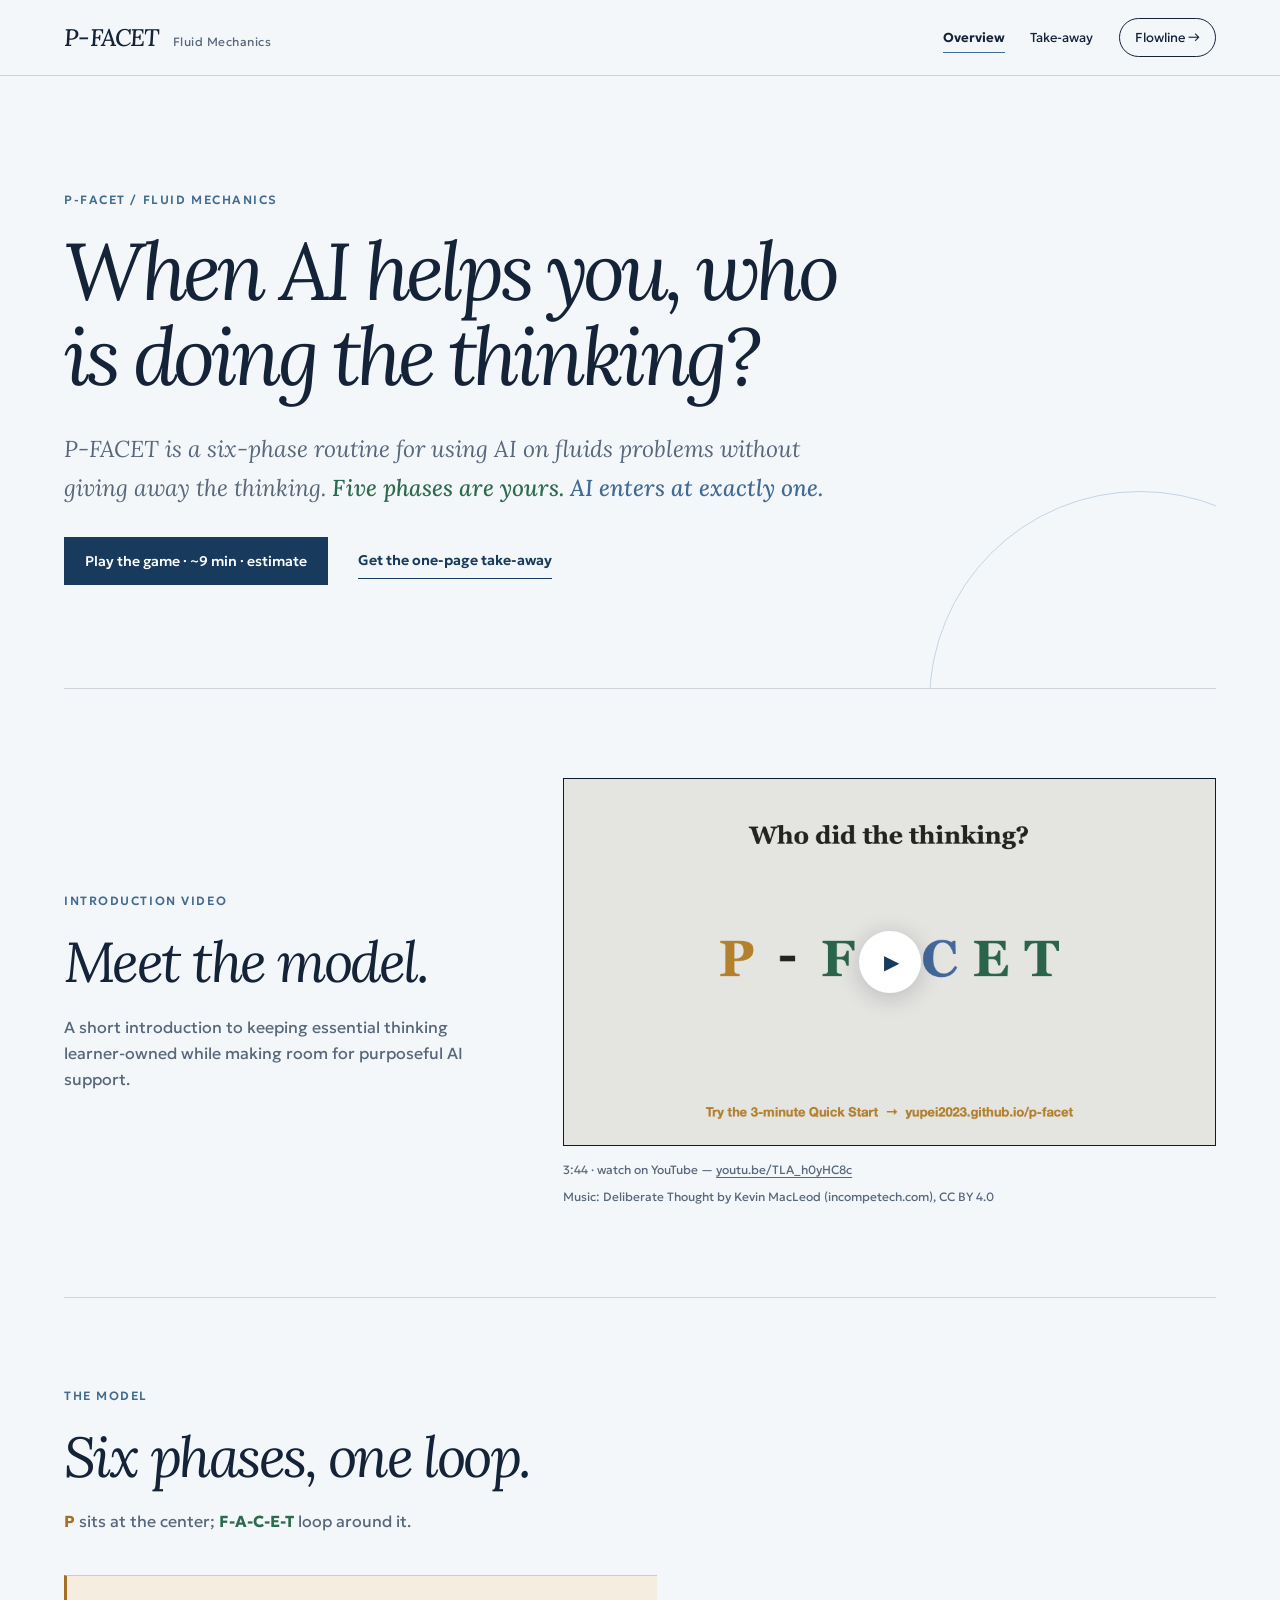
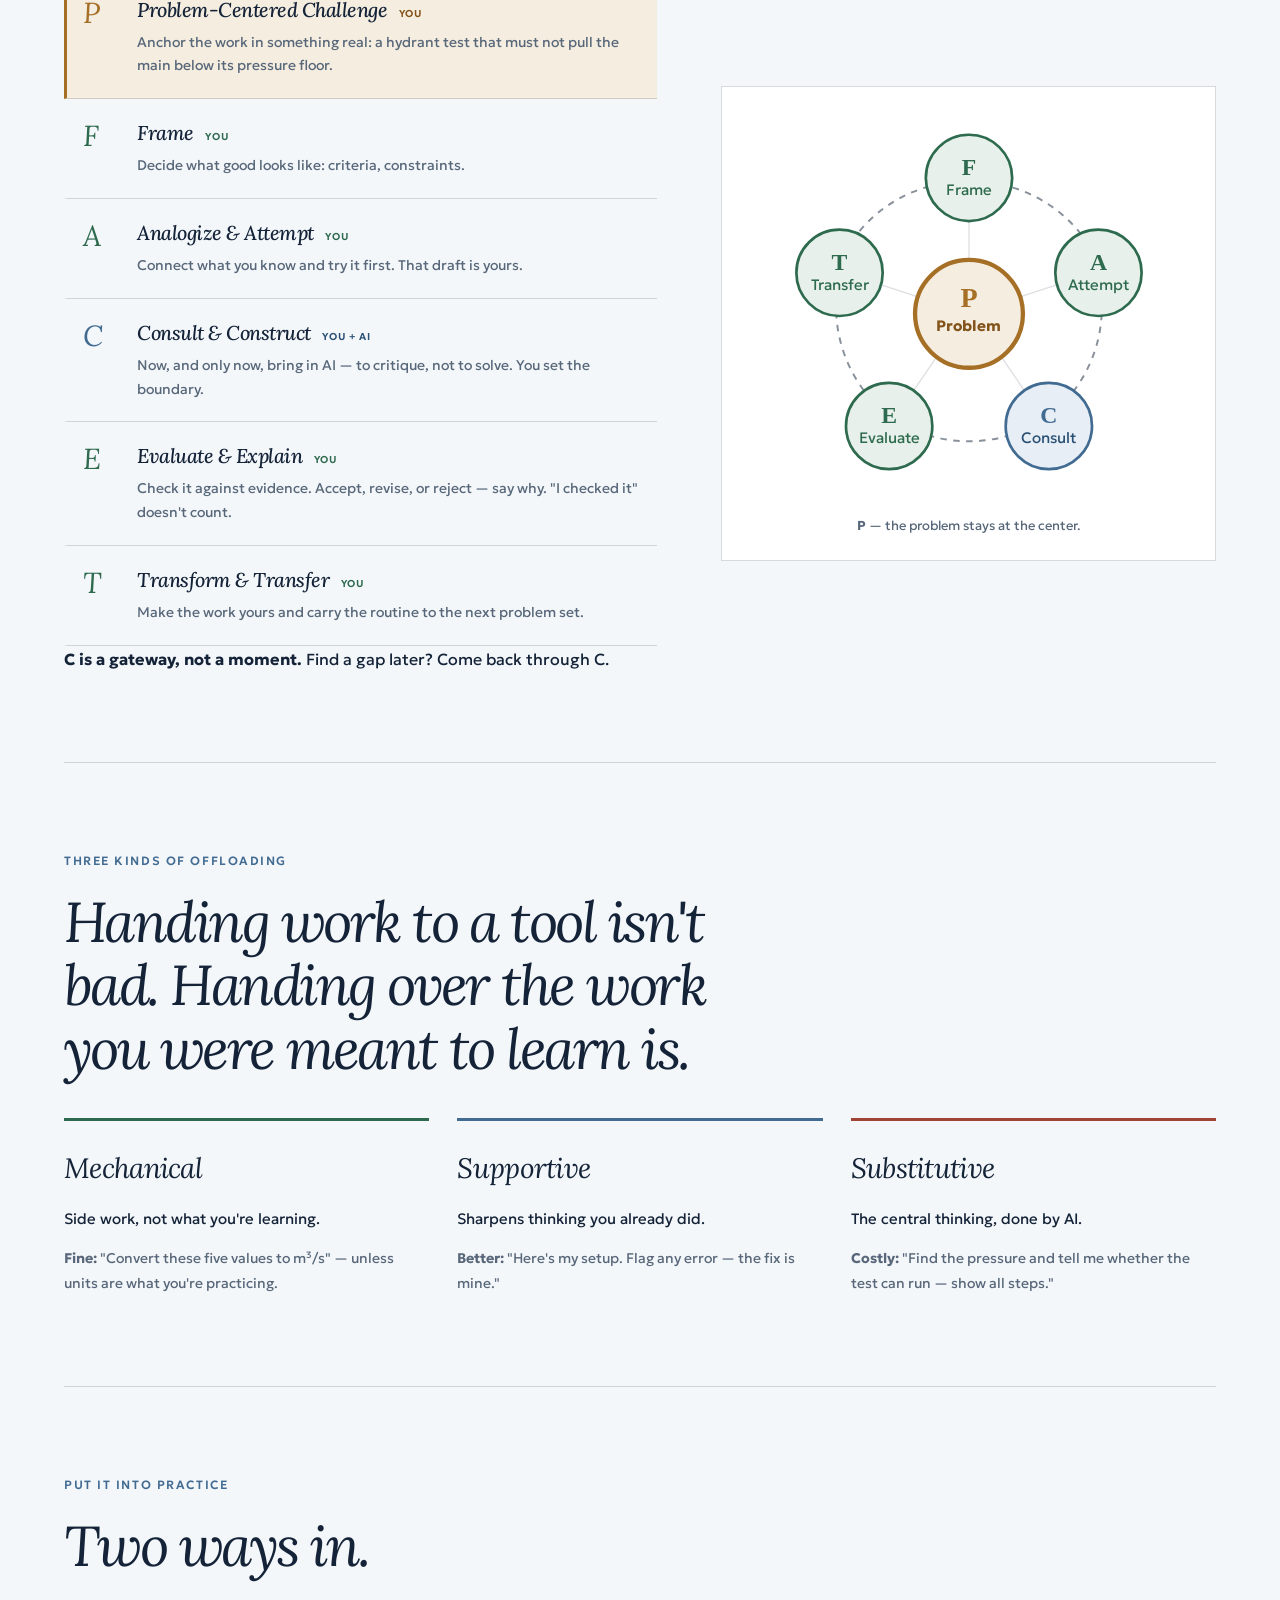
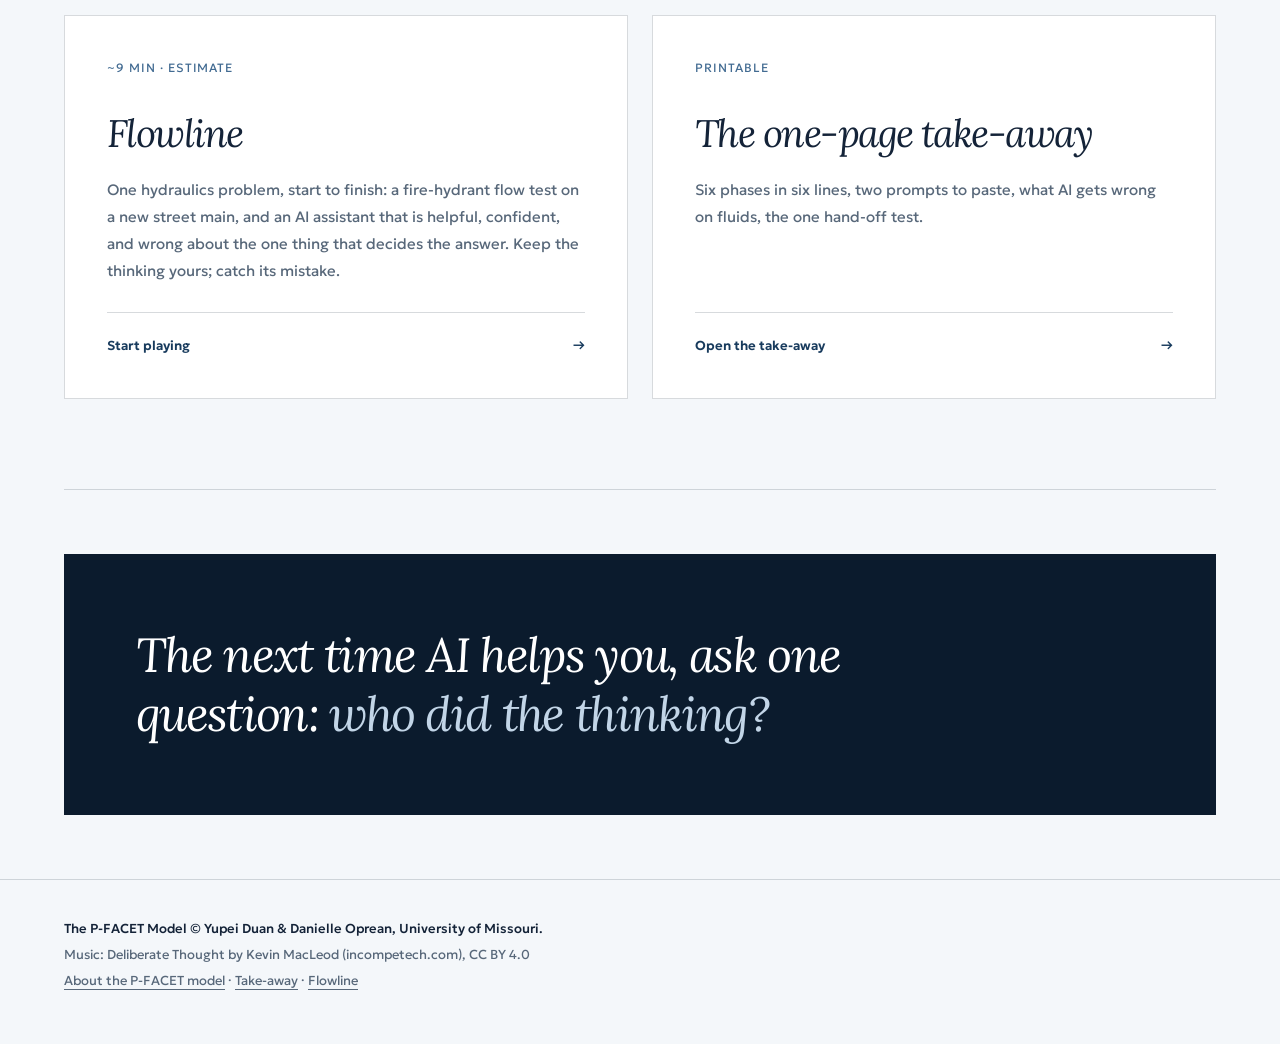
<file: docs/index.html>
<!doctype html>
<html lang="en">
<head>
<meta charset="utf-8">
<meta name="viewport" content="width=device-width, initial-scale=1">
<title>P-FACET for Simple Fluid Mechanics</title>
<meta name="description" content="A six-phase routine for using AI in fluid mechanics without handing over the thinking. Watch the 3:44 video, play Flowline in an estimated 9 minutes (not yet timed with students), print the one-page take-away.">
<link rel="preload" href="assets/fonts/Lora.ttf" as="font" type="font/ttf" crossorigin>
<link rel="preload" href="assets/fonts/Geologica.ttf" as="font" type="font/ttf" crossorigin>
<link rel="stylesheet" href="assets/site.css?v=7">
<link rel="stylesheet" href="assets/overview.css?v=6">
<link rel="alternate" hreflang="en" href="index.html">
<link rel="alternate" hreflang="zh-CN" href="zh/index.html">
</head>
<body class="overview-page">
<a class="skip-link" href="#main">Skip to content</a>

<header class="site-header">
  <a class="project-identity" href="index.html" aria-label="P-FACET for Fluid Mechanics overview"><strong>P-FACET</strong><span>Fluid Mechanics</span></a>
  <nav class="project-nav" aria-label="Project navigation">
    <a href="index.html" aria-current="page">Overview</a>
    <a href="takeaway.html">Take-away</a>
    <a class="nav-play" href="game.html">Flowline <span aria-hidden="true">→</span></a>
    <a class="language-switch" hidden href="zh/index.html" lang="zh-CN" hreflang="zh-CN">中文</a>
  </nav>
</header>

<main id="main" tabindex="-1">
  <header class="hero">
    <div class="inner">
      <div>
        <div class="eyebrow">P-FACET / Fluid mechanics</div>
        <h1>When AI helps you, <em>who is doing the thinking?</em></h1>
        <p class="lede">P-FACET is a six-phase routine for using AI on fluids problems without giving away the thinking. <b class="g">Five phases are yours.</b> <b class="b">AI enters at exactly one.</b></p>
        <div class="cta">
          <a class="btn primary" href="game.html">Play the game · ~9 min · estimate</a>
          <a class="btn text-link" href="takeaway.html">Get the one-page take-away</a>
        </div>
      </div>

    </div>
  </header>


  <section class="introduction" id="introduction" aria-labelledby="introduction-title">
    <div class="sec-head">
      <p class="eyebrow">Introduction video</p>
      <h2 id="introduction-title">Meet the model.</h2>
      <p>A short introduction to keeping essential thinking learner-owned while making room for purposeful AI support.</p>
    </div>
      <div class="media">
        <a class="video-wrap" href="https://youtu.be/TLA_h0yHC8c" target="_blank" rel="noopener">
          <img src="assets/poster.png" alt="P-FACET: the explainer video, on YouTube" width="1920" height="1080" loading="lazy">
          <span class="play" aria-hidden="true"><i>▶</i></span>
        </a>
        <div class="video-note">
          <span>3:44 · watch on YouTube — <a href="https://youtu.be/TLA_h0yHC8c">youtu.be/TLA_h0yHC8c</a></span>
          <span>Music: Deliberate Thought by Kevin MacLeod (incompetech.com), CC BY 4.0</span>
        </div>
      </div>
  </section>

  <!-- ============ the model ============ -->
  <section id="model">
    <div class="sec-head">
      <p class="eyebrow">The model</p>
      <h2>Six phases, one loop.</h2>
      <p><b class="a">P</b> sits at the center; <b class="g">F-A-C-E-T</b> loop around it.</p>
    </div>
    <div class="model">
      <div>
        <div class="phases" id="phaseList">
          <div class="phase p" data-k="P"><span class="lt">P</span><div><h3>Problem-Centered Challenge <span class="who">You</span></h3><p>Anchor the work in something real: a hydrant test that must not pull the main below its pressure floor.</p></div></div>
          <div class="phase" data-k="F"><span class="lt">F</span><div><h3>Frame <span class="who">You</span></h3><p>Decide what good looks like: criteria, constraints.</p></div></div>
          <div class="phase" data-k="A"><span class="lt">A</span><div><h3>Analogize &amp; Attempt <span class="who">You</span></h3><p>Connect what you know and try it first. That draft is yours.</p></div></div>
          <div class="phase c" data-k="C"><span class="lt">C</span><div><h3>Consult &amp; Construct <span class="who">You + AI</span></h3><p>Now, and only now, bring in AI — to critique, not to solve. You set the boundary.</p></div></div>
          <div class="phase" data-k="E"><span class="lt">E</span><div><h3>Evaluate &amp; Explain <span class="who">You</span></h3><p>Check it against evidence. Accept, revise, or reject — say why. "I checked it" doesn't count.</p></div></div>
          <div class="phase" data-k="T"><span class="lt">T</span><div><h3>Transform &amp; Transfer <span class="who">You</span></h3><p>Make the work yours and carry the routine to the next problem set.</p></div></div>
        </div>
        <div class="model-note"><b>C is a gateway, not a moment.</b> Find a gap later? Come back through C.</div>
      </div>
      <div class="wheel-card">
        <svg class="wheel" id="modelWheel" viewBox="0 0 380 360" role="img" aria-label="P-FACET wheel: Problem-Centered Challenge at the center; Frame, Analogize &amp; Attempt, Consult &amp; Construct, Evaluate &amp; Explain, Transform &amp; Transfer cycle around it. AI enters only at Consult &amp; Construct.">
          <defs>
            <marker id="arw" viewBox="0 0 8 8" refX="7" refY="4" markerWidth="7" markerHeight="7" orient="auto-start-reverse">
              <path d="M0,0 L8,4 L0,8 z" fill="currentColor" opacity="0.5"/>
            </marker>
          </defs>
          <g class="arcs" fill="none" stroke="currentColor" stroke-width="1.8">
            <path class="arc" d="M 219 68 A 128 128 0 0 1 305 131" marker-end="url(#arw)"/>
            <path class="arc" d="M 313 176 A 128 128 0 0 1 280 268" marker-end="url(#arw)"/>
            <path class="arc" d="M 240 296 A 128 128 0 0 1 140 296" marker-end="url(#arw)"/>
            <path class="arc" d="M 100 268 A 128 128 0 0 1 67 176" marker-end="url(#arw)"/>
            <path class="arc" d="M 75 131 A 128 128 0 0 1 161 68" marker-end="url(#arw)"/>
          </g>
          <g stroke="currentColor" stroke-opacity="0.15" stroke-width="1.2">
            <line x1="190" y1="102" x2="190" y2="140"/><line x1="296" y1="153" x2="238" y2="172"/>
            <line x1="255" y1="279" x2="220" y2="228"/><line x1="125" y1="279" x2="160" y2="228"/>
            <line x1="84" y1="153" x2="142" y2="172"/>
          </g>
          <g class="node" data-k="P" style="color:var(--anchor)"><circle cx="190" cy="188" r="50" fill="var(--anchor-soft)" stroke="var(--anchor)" stroke-width="3"/><text x="190" y="182" text-anchor="middle" font-size="26" font-weight="700" fill="var(--anchor)" font-family="Georgia,serif">P</text><text x="190" y="204" text-anchor="middle" class="word" font-size="14" fill="var(--anchor-text)">Problem</text></g>
          <g class="node" data-k="F" style="color:var(--learner)"><circle cx="190" cy="62" r="40" fill="var(--learner-soft)" stroke="var(--learner)" stroke-width="2.5"/><text x="190" y="59" text-anchor="middle" font-size="22" font-weight="700" fill="var(--learner)" font-family="Georgia,serif">F</text><text x="190" y="78" text-anchor="middle" class="word" font-size="14" fill="var(--learner)">Frame</text></g>
          <g class="node" data-k="A" style="color:var(--learner)"><circle cx="310" cy="150" r="40" fill="var(--learner-soft)" stroke="var(--learner)" stroke-width="2.5"/><text x="310" y="147" text-anchor="middle" font-size="22" font-weight="700" fill="var(--learner)" font-family="Georgia,serif">A</text><text x="310" y="166" text-anchor="middle" class="word" font-size="14" fill="var(--learner)">Attempt</text></g>
          <g class="node" data-k="C" style="color:var(--ai)"><circle cx="264" cy="292" r="40" fill="var(--ai-soft)" stroke="var(--ai)" stroke-width="2.5"/><text x="264" y="289" text-anchor="middle" font-size="22" font-weight="700" fill="var(--ai)" font-family="Georgia,serif">C</text><text x="264" y="308" text-anchor="middle" class="word" font-size="14" fill="var(--ai-text)">Consult</text></g>
          <g class="node" data-k="E" style="color:var(--learner)"><circle cx="116" cy="292" r="40" fill="var(--learner-soft)" stroke="var(--learner)" stroke-width="2.5"/><text x="116" y="289" text-anchor="middle" font-size="22" font-weight="700" fill="var(--learner)" font-family="Georgia,serif">E</text><text x="116" y="308" text-anchor="middle" class="word" font-size="14" fill="var(--learner)">Evaluate</text></g>
          <g class="node" data-k="T" style="color:var(--learner)"><circle cx="70" cy="150" r="40" fill="var(--learner-soft)" stroke="var(--learner)" stroke-width="2.5"/><text x="70" y="147" text-anchor="middle" font-size="22" font-weight="700" fill="var(--learner)" font-family="Georgia,serif">T</text><text x="70" y="166" text-anchor="middle" class="word" font-size="14" fill="var(--learner)">Transfer</text></g>
          <g class="aibubble" id="aibubble"><rect x="282" y="318" width="96" height="30" rx="15" fill="var(--ai)"/><text x="330" y="338" text-anchor="middle" font-size="14" font-weight="700" fill="#fff" font-family="system-ui,sans-serif">AI here</text></g>
        </svg>
        <p class="cap" id="wheelCap"><b>P</b> — the problem stays at the center.</p>
      </div>
    </div>
  </section>

  <!-- ============ offloading ============ -->
  <section id="offloading">
    <div class="sec-head">
      <p class="eyebrow">Three kinds of offloading</p>
      <h2>Handing work to a tool isn't bad. Handing over the <em class="serif">work you were meant to learn</em> is.</h2>
    </div>
    <div class="three">
      <div class="card mech"><h3>Mechanical</h3><p>Side work, not what you're learning.</p><div class="ex"><b>Fine:</b> "Convert these five values to m³/s" — unless units are what you're practicing.</div></div>
      <div class="card sup"><h3>Supportive</h3><p>Sharpens thinking you already did.</p><div class="ex"><b>Better:</b> "Here's my setup. Flag any error — the fix is mine."</div></div>
      <div class="card sub"><h3>Substitutive</h3><p>The central thinking, done by AI.</p><div class="ex"><b>Costly:</b> "Find the pressure and tell me whether the test can run — show all steps."</div></div>
    </div>
  </section>

  <!-- ============ paths ============ -->
  <section id="go">
    <div class="sec-head">
      <p class="eyebrow">Put it into practice</p>
      <h2>Two ways in.</h2>
    </div>
    <div class="paths">
      <a class="path game" href="game.html" style="text-decoration:none; color:inherit">
        <span class="time">~9 min · estimate</span>
        <h3>Flowline</h3>
        <p>One hydraulics problem, start to finish: a fire-hydrant flow test on a new street main, and an AI assistant that is helpful, confident, and wrong about the one thing that decides the answer. Keep the thinking yours; catch its mistake.</p>
        <span class="path-link">Start playing <span aria-hidden="true">→</span></span>
      </a>
      <a class="path take" href="takeaway.html" style="text-decoration:none; color:inherit">
        <span class="time">Printable</span>
        <h3>The one-page take-away</h3>
        <p>Six phases in six lines, two prompts to paste, what AI gets wrong on fluids, the one hand-off test.</p>
        <span class="path-link">Open the take-away <span aria-hidden="true">→</span></span>
      </a>
    </div>
  </section>

  <div class="closing">
    <p>The next time AI helps you, ask one question: <b>who did the thinking?</b></p>
  </div>
</main>

<footer class="site-footer">
  <p class="credit">The P-FACET Model © Yupei Duan &amp; Danielle Oprean, University of Missouri.</p>
  <p>Music: Deliberate Thought by Kevin MacLeod (incompetech.com), CC BY 4.0</p>
  <p><a href="https://yupei2023.github.io/p-facet">About the P-FACET model</a> · <a href="takeaway.html">Take-away</a> · <a href="game.html">Flowline</a></p>
</footer>

<script>
(function(){
  var ORDER = ['P','F','A','C','E','T'];
  var CAPS = {
    P:'<b>P</b> — the problem stays at the center.',
    F:'<b>F</b> — you decide what good looks like.',
    A:'<b>A</b> — you try it first. No AI yet.',
    C:'<b>C</b> — AI enters here, with a boundary you set.',
    E:'<b>E</b> — you judge the output against evidence.',
    T:'<b>T</b> — you carry the routine to the next problem.'
  };
  var wheels = [document.getElementById('modelWheel')];
  var list = document.getElementById('phaseList');
  var cap = document.getElementById('wheelCap');
  var i = 0;
  var reduce = window.matchMedia && window.matchMedia('(prefers-reduced-motion: reduce)').matches;
  function light(k){
    wheels.forEach(function(w){
      if(!w) return;
      w.querySelectorAll('.node').forEach(function(n){ n.classList.toggle('lit', n.getAttribute('data-k')===k); });
      var b = w.querySelector('.aibubble'); if(b) b.classList.toggle('on', k==='C');
    });
    if(list) list.querySelectorAll('.phase').forEach(function(p){ p.classList.toggle('lit', p.getAttribute('data-k')===k); });
    if(cap) cap.innerHTML = CAPS[k];
  }
  light('P');
  if(!reduce){
    setInterval(function(){ i = (i+1) % ORDER.length; light(ORDER[i]); }, 2200);
  }
  // clicking a phase row pins it briefly
  if(list){
    list.querySelectorAll('.phase').forEach(function(p){
      p.addEventListener('click', function(){ var k = p.getAttribute('data-k'); i = ORDER.indexOf(k); light(k); });
    });
  }
})();
</script>
</body>
</html>
</file>
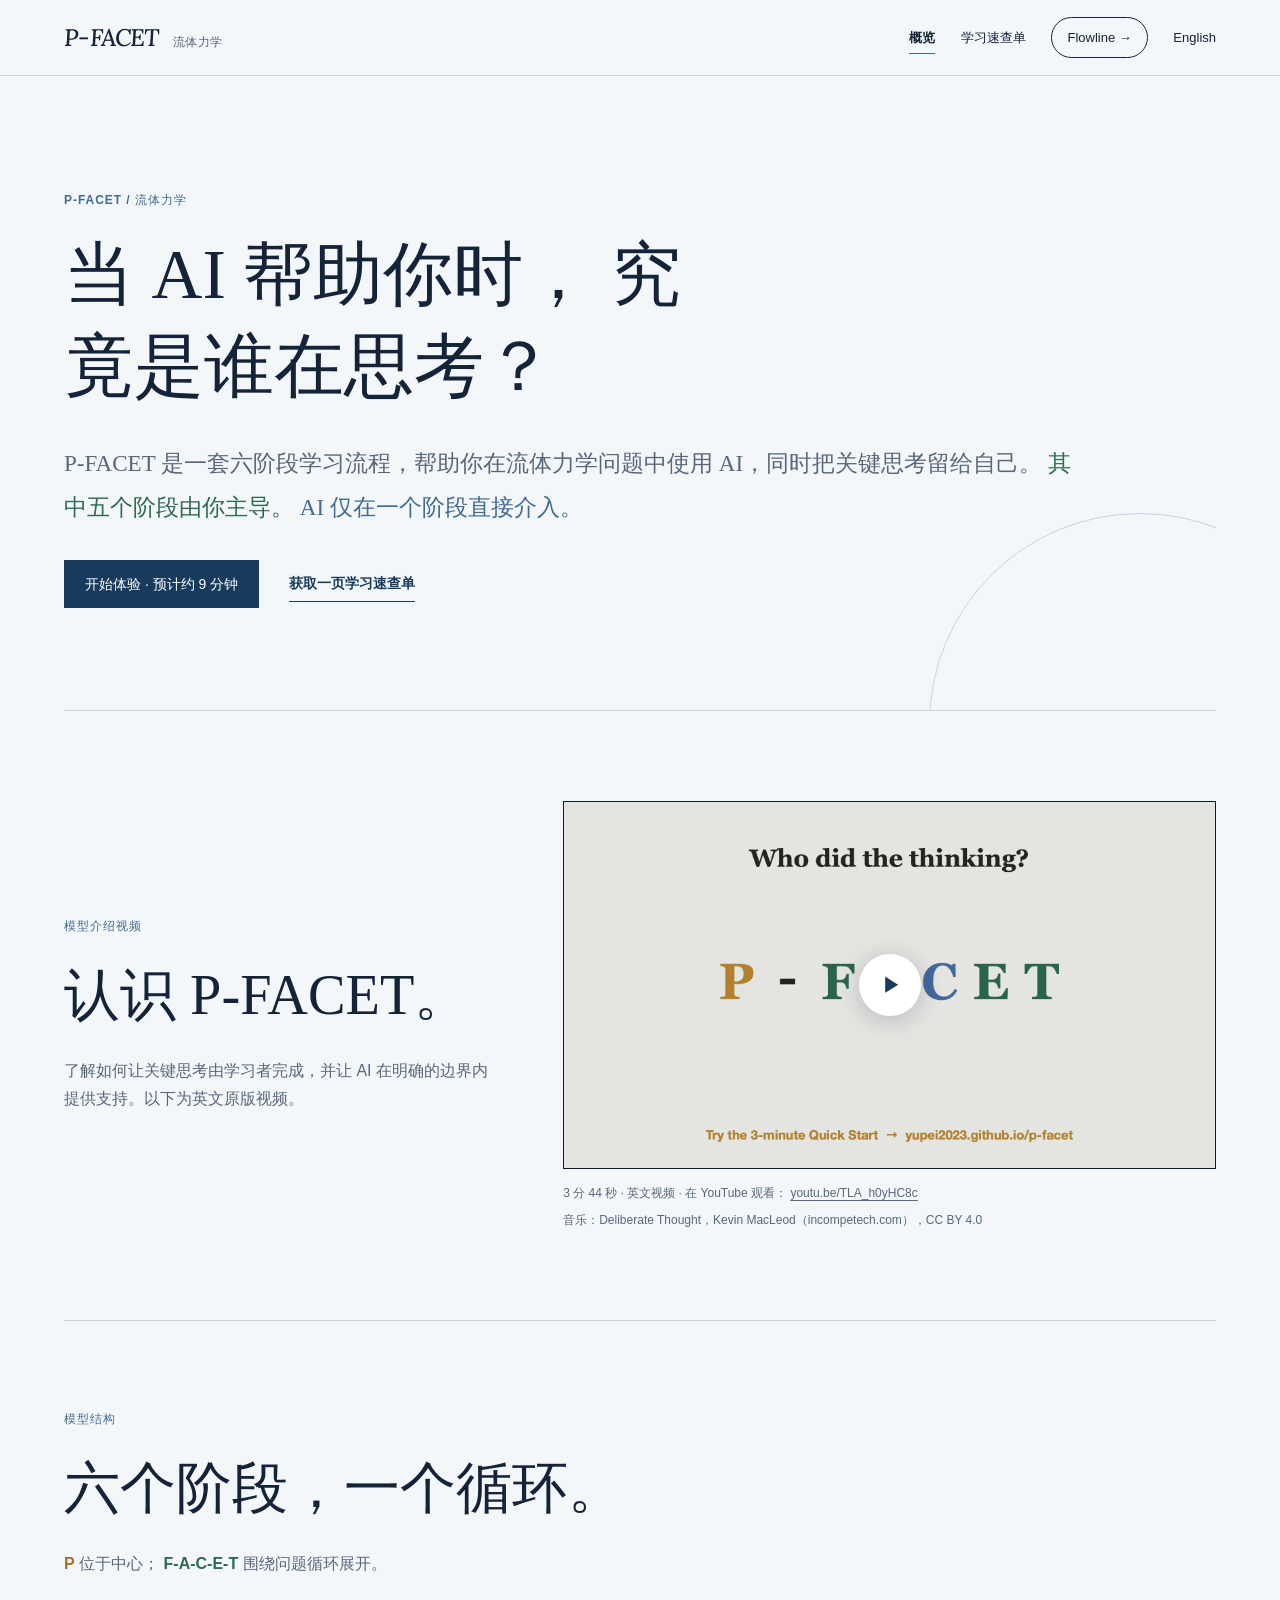
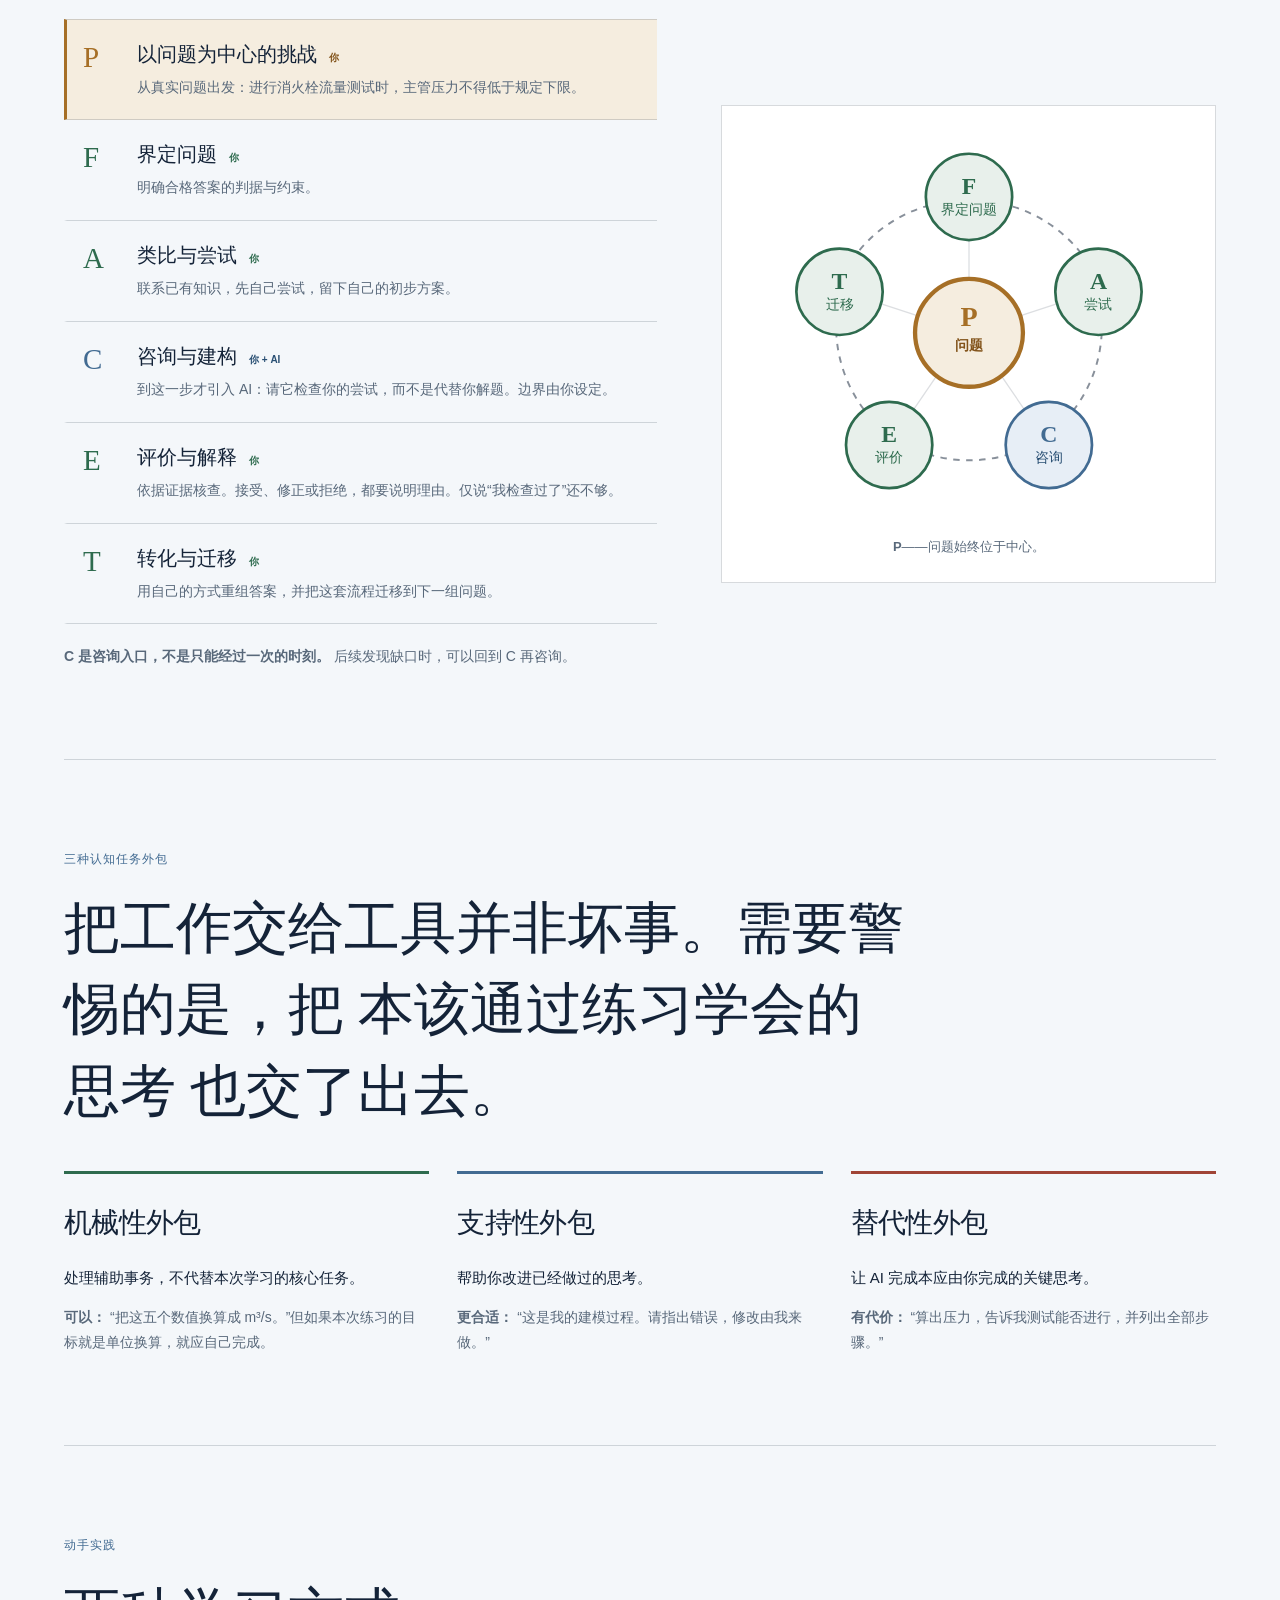
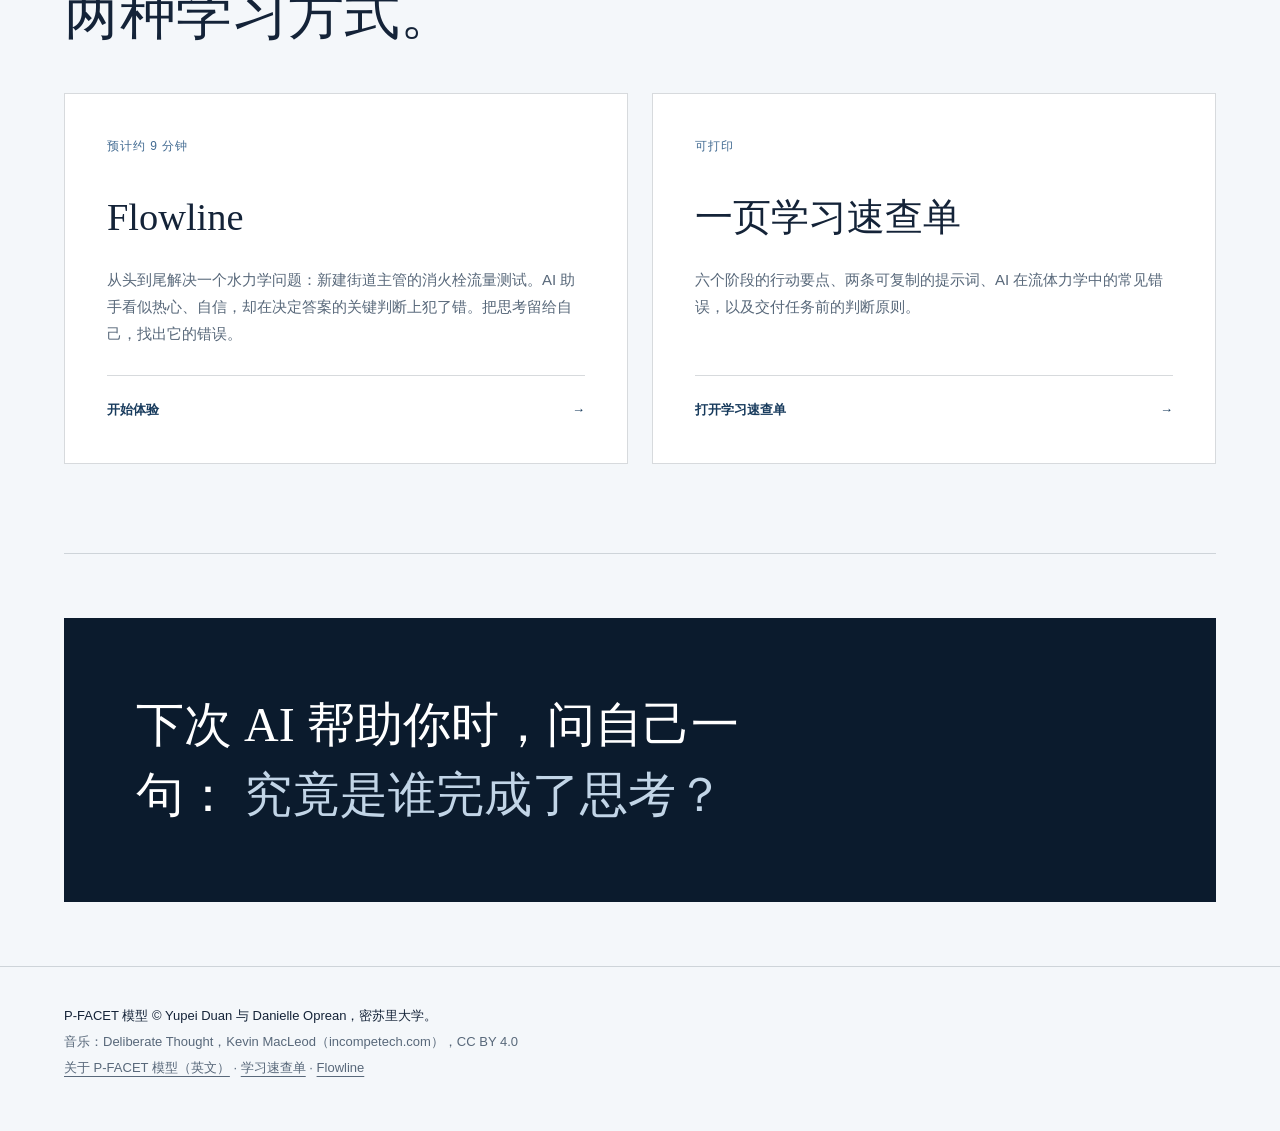
<file: docs/zh/index.html>
<!doctype html>
<html lang="zh-CN">
<head>
<meta charset="utf-8">
<meta name="viewport" content="width=device-width, initial-scale=1">
<title>P-FACET：简明流体力学</title>
<meta name="description" content="面向土木工程学生的 P-FACET 六阶段学习流程：在流体力学问题中合理使用 AI，把关键思考留给自己。Flowline 预计约 9 分钟，尚未经学生计时验证。">
<link rel="preload" href="../assets/fonts/Lora.ttf" as="font" type="font/ttf" crossorigin>
<link rel="preload" href="../assets/fonts/Geologica.ttf" as="font" type="font/ttf" crossorigin>
<link rel="stylesheet" href="../assets/site.css?v=7">
<link rel="stylesheet" href="../assets/overview.css?v=6">
<link rel="stylesheet" href="../assets/zh.css?v=1">
<link rel="alternate" hreflang="en" href="../index.html">
<link rel="alternate" hreflang="zh-CN" href="../zh/index.html">
</head>
<body class="overview-page">
<a class="skip-link" href="#main">跳至正文</a>

<header class="site-header">
  <a class="project-identity" href="index.html" aria-label="P-FACET 流体力学概览"><strong>P-FACET</strong><span>流体力学</span></a>
  <nav class="project-nav" aria-label="项目导航">
    <a href="index.html" aria-current="page">概览</a>
    <a href="takeaway.html">学习速查单</a>
    <a class="nav-play" href="game.html">Flowline <span aria-hidden="true">→</span></a>
    <a class="language-switch" href="../index.html" lang="en" hreflang="en">English</a>
  </nav>
</header>

<main id="main" tabindex="-1">
  <header class="hero">
    <div class="inner">
      <div>
        <div class="eyebrow">P-FACET / 流体力学</div>
        <h1>当 AI 帮助你时， <em>究竟是谁在思考？</em></h1>
        <p class="lede">P-FACET 是一套六阶段学习流程，帮助你在流体力学问题中使用 AI，同时把关键思考留给自己。 <b class="g">其中五个阶段由你主导。</b> <b class="b">AI 仅在一个阶段直接介入。</b></p>
        <div class="cta">
          <a class="btn primary" href="game.html">开始体验 · 预计约 9 分钟</a>
          <a class="btn text-link" href="takeaway.html">获取一页学习速查单</a>
        </div>
      </div>

    </div>
  </header>


  <section class="introduction" id="introduction" aria-labelledby="introduction-title">
    <div class="sec-head">
      <p class="eyebrow">模型介绍视频</p>
      <h2 id="introduction-title">认识 P-FACET。</h2>
      <p>了解如何让关键思考由学习者完成，并让 AI 在明确的边界内提供支持。以下为英文原版视频。</p>
    </div>
      <div class="media">
        <a class="video-wrap" href="https://youtu.be/TLA_h0yHC8c" target="_blank" rel="noopener">
          <img src="../assets/poster.png" alt="P-FACET 英文介绍视频，在 YouTube 观看" width="1920" height="1080" loading="lazy">
          <span class="play" aria-hidden="true"><i>▶</i></span>
        </a>
        <div class="video-note">
          <span>3 分 44 秒 · 英文视频 · 在 YouTube 观看： <a href="https://youtu.be/TLA_h0yHC8c">youtu.be/TLA_h0yHC8c</a></span>
          <span>音乐：Deliberate Thought，Kevin MacLeod（incompetech.com），CC BY 4.0</span>
        </div>
      </div>
  </section>

  <!-- ============ the model ============ -->
  <section id="model">
    <div class="sec-head">
      <p class="eyebrow">模型结构</p>
      <h2>六个阶段，一个循环。</h2>
      <p><b class="a">P</b> 位于中心； <b class="g">F-A-C-E-T</b> 围绕问题循环展开。</p>
    </div>
    <div class="model">
      <div>
        <div class="phases" id="phaseList">
          <div class="phase p" data-k="P"><span class="lt">P</span><div><h3>以问题为中心的挑战 <span class="who">你</span></h3><p>从真实问题出发：进行消火栓流量测试时，主管压力不得低于规定下限。</p></div></div>
          <div class="phase" data-k="F"><span class="lt">F</span><div><h3>界定问题 <span class="who">你</span></h3><p>明确合格答案的判据与约束。</p></div></div>
          <div class="phase" data-k="A"><span class="lt">A</span><div><h3>类比与尝试 <span class="who">你</span></h3><p>联系已有知识，先自己尝试，留下自己的初步方案。</p></div></div>
          <div class="phase c" data-k="C"><span class="lt">C</span><div><h3>咨询与建构 <span class="who">你 + AI</span></h3><p>到这一步才引入 AI：请它检查你的尝试，而不是代替你解题。边界由你设定。</p></div></div>
          <div class="phase" data-k="E"><span class="lt">E</span><div><h3>评价与解释 <span class="who">你</span></h3><p>依据证据核查。接受、修正或拒绝，都要说明理由。仅说“我检查过了”还不够。</p></div></div>
          <div class="phase" data-k="T"><span class="lt">T</span><div><h3>转化与迁移 <span class="who">你</span></h3><p>用自己的方式重组答案，并把这套流程迁移到下一组问题。</p></div></div>
        </div>
        <div class="model-note"><b>C 是咨询入口，不是只能经过一次的时刻。</b> 后续发现缺口时，可以回到 C 再咨询。</div>
      </div>
      <div class="wheel-card">
        <svg class="wheel" id="modelWheel" viewBox="0 0 380 360" role="img" aria-label="P-FACET 循环图：以问题为中心的挑战位于中心；界定问题、类比与尝试、咨询与建构、评价与解释、转化与迁移围绕问题循环展开。AI 仅在咨询与建构阶段直接介入。">
          <defs>
            <marker id="arw" viewBox="0 0 8 8" refX="7" refY="4" markerWidth="7" markerHeight="7" orient="auto-start-reverse">
              <path d="M0,0 L8,4 L0,8 z" fill="currentColor" opacity="0.5"/>
            </marker>
          </defs>
          <g class="arcs" fill="none" stroke="currentColor" stroke-width="1.8">
            <path class="arc" d="M 219 68 A 128 128 0 0 1 305 131" marker-end="url(#arw)"/>
            <path class="arc" d="M 313 176 A 128 128 0 0 1 280 268" marker-end="url(#arw)"/>
            <path class="arc" d="M 240 296 A 128 128 0 0 1 140 296" marker-end="url(#arw)"/>
            <path class="arc" d="M 100 268 A 128 128 0 0 1 67 176" marker-end="url(#arw)"/>
            <path class="arc" d="M 75 131 A 128 128 0 0 1 161 68" marker-end="url(#arw)"/>
          </g>
          <g stroke="currentColor" stroke-opacity="0.15" stroke-width="1.2">
            <line x1="190" y1="102" x2="190" y2="140"/><line x1="296" y1="153" x2="238" y2="172"/>
            <line x1="255" y1="279" x2="220" y2="228"/><line x1="125" y1="279" x2="160" y2="228"/>
            <line x1="84" y1="153" x2="142" y2="172"/>
          </g>
          <g class="node" data-k="P" style="color:var(--anchor)"><circle cx="190" cy="188" r="50" fill="var(--anchor-soft)" stroke="var(--anchor)" stroke-width="3"/><text x="190" y="182" text-anchor="middle" font-size="26" font-weight="700" fill="var(--anchor)" font-family="Georgia,serif">P</text><text x="190" y="204" text-anchor="middle" class="word" font-size="14" fill="var(--anchor-text)">问题</text></g>
          <g class="node" data-k="F" style="color:var(--learner)"><circle cx="190" cy="62" r="40" fill="var(--learner-soft)" stroke="var(--learner)" stroke-width="2.5"/><text x="190" y="59" text-anchor="middle" font-size="22" font-weight="700" fill="var(--learner)" font-family="Georgia,serif">F</text><text x="190" y="78" text-anchor="middle" class="word" font-size="14" fill="var(--learner)">界定问题</text></g>
          <g class="node" data-k="A" style="color:var(--learner)"><circle cx="310" cy="150" r="40" fill="var(--learner-soft)" stroke="var(--learner)" stroke-width="2.5"/><text x="310" y="147" text-anchor="middle" font-size="22" font-weight="700" fill="var(--learner)" font-family="Georgia,serif">A</text><text x="310" y="166" text-anchor="middle" class="word" font-size="14" fill="var(--learner)">尝试</text></g>
          <g class="node" data-k="C" style="color:var(--ai)"><circle cx="264" cy="292" r="40" fill="var(--ai-soft)" stroke="var(--ai)" stroke-width="2.5"/><text x="264" y="289" text-anchor="middle" font-size="22" font-weight="700" fill="var(--ai)" font-family="Georgia,serif">C</text><text x="264" y="308" text-anchor="middle" class="word" font-size="14" fill="var(--ai-text)">咨询</text></g>
          <g class="node" data-k="E" style="color:var(--learner)"><circle cx="116" cy="292" r="40" fill="var(--learner-soft)" stroke="var(--learner)" stroke-width="2.5"/><text x="116" y="289" text-anchor="middle" font-size="22" font-weight="700" fill="var(--learner)" font-family="Georgia,serif">E</text><text x="116" y="308" text-anchor="middle" class="word" font-size="14" fill="var(--learner)">评价</text></g>
          <g class="node" data-k="T" style="color:var(--learner)"><circle cx="70" cy="150" r="40" fill="var(--learner-soft)" stroke="var(--learner)" stroke-width="2.5"/><text x="70" y="147" text-anchor="middle" font-size="22" font-weight="700" fill="var(--learner)" font-family="Georgia,serif">T</text><text x="70" y="166" text-anchor="middle" class="word" font-size="14" fill="var(--learner)">迁移</text></g>
          <g class="aibubble" id="aibubble"><rect x="282" y="318" width="96" height="30" rx="15" fill="var(--ai)"/><text x="330" y="338" text-anchor="middle" font-size="14" font-weight="700" fill="#fff" font-family="system-ui,sans-serif">AI 入口</text></g>
        </svg>
        <p class="cap" id="wheelCap"><b>P</b> ——问题始终位于中心。</p>
      </div>
    </div>
  </section>

  <!-- ============ offloading ============ -->
  <section id="offloading">
    <div class="sec-head">
      <p class="eyebrow">三种认知任务外包</p>
      <h2>把工作交给工具并非坏事。需要警惕的是，把 <em class="serif">本该通过练习学会的思考</em> 也交了出去。</h2>
    </div>
    <div class="three">
      <div class="card mech"><h3>机械性外包</h3><p>处理辅助事务，不代替本次学习的核心任务。</p><div class="ex"><b>可以：</b> “把这五个数值换算成 m³/s。”但如果本次练习的目标就是单位换算，就应自己完成。</div></div>
      <div class="card sup"><h3>支持性外包</h3><p>帮助你改进已经做过的思考。</p><div class="ex"><b>更合适：</b> “这是我的建模过程。请指出错误，修改由我来做。”</div></div>
      <div class="card sub"><h3>替代性外包</h3><p>让 AI 完成本应由你完成的关键思考。</p><div class="ex"><b>有代价：</b> “算出压力，告诉我测试能否进行，并列出全部步骤。”</div></div>
    </div>
  </section>

  <!-- ============ paths ============ -->
  <section id="go">
    <div class="sec-head">
      <p class="eyebrow">动手实践</p>
      <h2>两种学习方式。</h2>
    </div>
    <div class="paths">
      <a class="path game" href="game.html" style="text-decoration:none; color:inherit">
        <span class="time">预计约 9 分钟</span>
        <h3>Flowline</h3>
        <p>从头到尾解决一个水力学问题：新建街道主管的消火栓流量测试。AI 助手看似热心、自信，却在决定答案的关键判断上犯了错。把思考留给自己，找出它的错误。</p>
        <span class="path-link">开始体验 <span aria-hidden="true">→</span></span>
      </a>
      <a class="path take" href="takeaway.html" style="text-decoration:none; color:inherit">
        <span class="time">可打印</span>
        <h3>一页学习速查单</h3>
        <p>六个阶段的行动要点、两条可复制的提示词、AI 在流体力学中的常见错误，以及交付任务前的判断原则。</p>
        <span class="path-link">打开学习速查单 <span aria-hidden="true">→</span></span>
      </a>
    </div>
  </section>

  <div class="closing">
    <p>下次 AI 帮助你时，问自己一句： <b>究竟是谁完成了思考？</b></p>
  </div>
</main>

<footer class="site-footer">
  <p class="credit">P-FACET 模型 © Yupei Duan 与 Danielle Oprean，密苏里大学。</p>
  <p>音乐：Deliberate Thought，Kevin MacLeod（incompetech.com），CC BY 4.0</p>
  <p><a href="https://yupei2023.github.io/p-facet">关于 P-FACET 模型（英文）</a> · <a href="takeaway.html">学习速查单</a> · <a href="game.html">Flowline</a></p>
</footer>

<script>
(function(){
  var ORDER = ['P','F','A','C','E','T'];
  var CAPS = {
    P:'<b>P</b>——问题始终位于中心。',
    F:'<b>F</b>——由你明确判据与约束。',
    A:'<b>A</b>——先自己尝试，暂不使用 AI。',
    C:'<b>C</b>——AI 从这里介入，边界由你设定。',
    E:'<b>E</b>——依据证据判断 AI 的输出。',
    T:'<b>T</b>——把学习流程迁移到下一个问题。'
  };
  var wheels = [document.getElementById('modelWheel')];
  var list = document.getElementById('phaseList');
  var cap = document.getElementById('wheelCap');
  var i = 0;
  var reduce = window.matchMedia && window.matchMedia('(prefers-reduced-motion: reduce)').matches;
  function light(k){
    wheels.forEach(function(w){
      if(!w) return;
      w.querySelectorAll('.node').forEach(function(n){ n.classList.toggle('lit', n.getAttribute('data-k')===k); });
      var b = w.querySelector('.aibubble'); if(b) b.classList.toggle('on', k==='C');
    });
    if(list) list.querySelectorAll('.phase').forEach(function(p){ p.classList.toggle('lit', p.getAttribute('data-k')===k); });
    if(cap) cap.innerHTML = CAPS[k];
  }
  light('P');
  if(!reduce){
    setInterval(function(){ i = (i+1) % ORDER.length; light(ORDER[i]); }, 2200);
  }
  // clicking a phase row pins it briefly
  if(list){
    list.querySelectorAll('.phase').forEach(function(p){
      p.addEventListener('click', function(){ var k = p.getAttribute('data-k'); i = ORDER.indexOf(k); light(k); });
    });
  }
})();
</script>
</body>
</html>
</file>
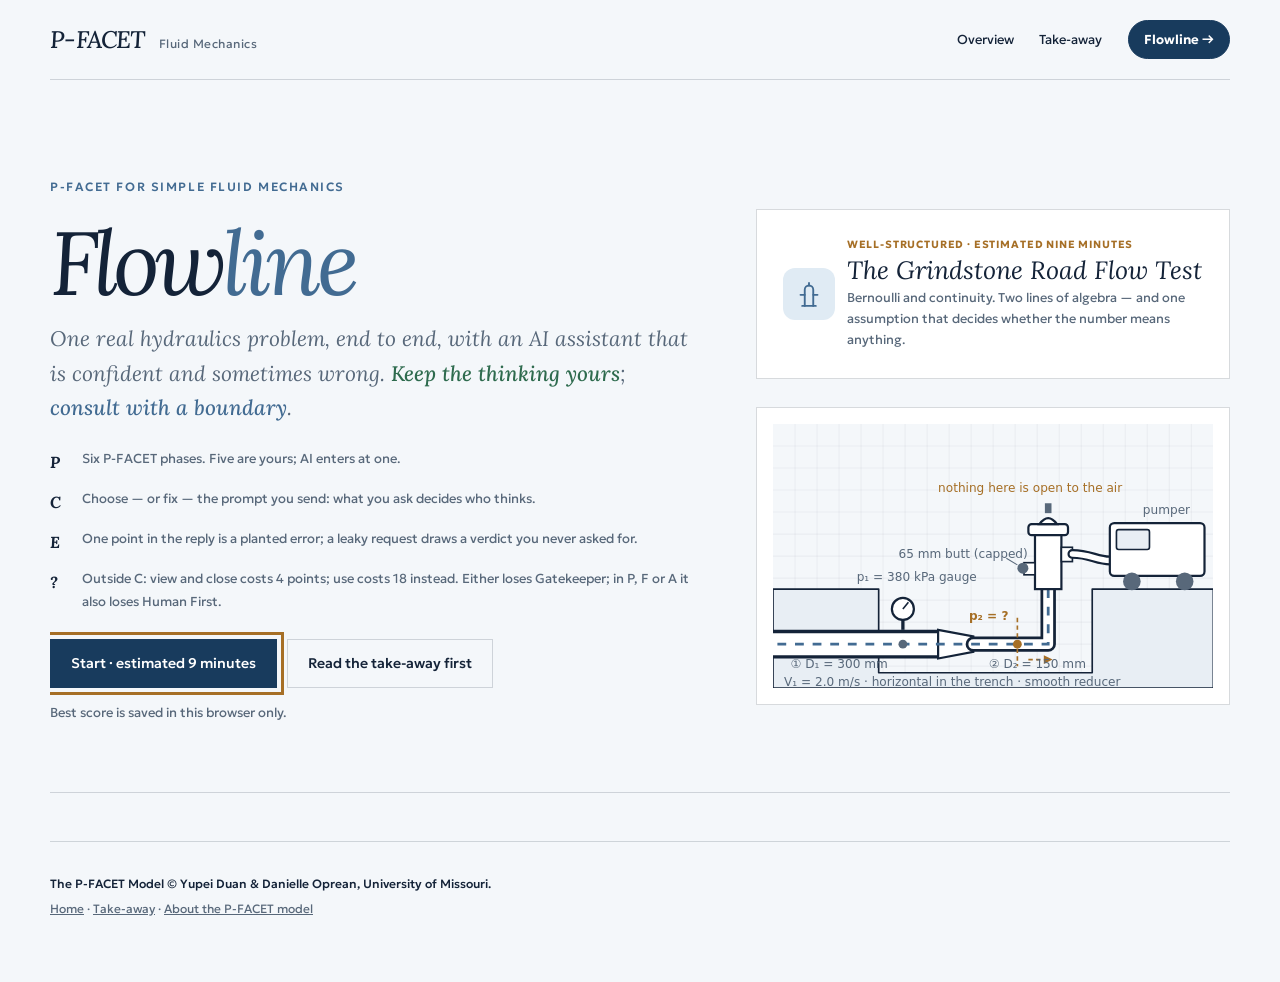
<file: docs/game.html>
<!doctype html>
<html lang="en">
<head>
<meta charset="utf-8">
<meta name="viewport" content="width=device-width, initial-scale=1">
<title>Flowline · P-FACET for Simple Fluid Mechanics</title>
<meta name="description" content="Flowline: one real fluid-mechanics problem — a hydrant flow test — a scripted AI assistant whose reply contains a planted error, and a practice score for the work you keep. Estimated 9 minutes; not yet timed with students. A P-FACET game for civil engineering students.">
<link rel="preload" href="assets/fonts/Lora.ttf" as="font" type="font/ttf" crossorigin>
<link rel="preload" href="assets/fonts/Geologica.ttf" as="font" type="font/ttf" crossorigin>
<link rel="stylesheet" href="assets/site.css?v=7">
<link rel="stylesheet" href="game.css?v=6">
<link rel="alternate" hreflang="en" href="game.html">
<link rel="alternate" hreflang="zh-CN" href="zh/game.html">
</head>
<body class="flowline-page">
<a class="skip-link" href="#stage">Skip to content</a>
<div id="app">
<header class="site-header">
  <a class="project-identity" href="index.html" aria-label="P-FACET for Fluid Mechanics overview"><strong>P-FACET</strong><span>Fluid Mechanics</span></a>
  <nav class="project-nav" aria-label="Project navigation">
    <a href="index.html">Overview</a>
    <a href="takeaway.html">Take-away</a>
    <a class="nav-play" href="game.html" aria-current="page">Flowline <span aria-hidden="true">→</span></a>
    <a class="language-switch" hidden href="zh/game.html" lang="zh-CN" hreflang="zh-CN">中文</a>
  </nav>
</header>
  <header class="hud" id="hud" hidden>
    <a class="brand" id="homeLink" href="index.html" title="Back to the site home"><span class="dot" aria-hidden="true">P</span>Flowline <small>P-FACET for Simple Fluid Mechanics</small></a>
    <div class="mid">
      <div class="track" id="track" aria-label="Phase progress" role="img"></div>
    </div>
    <div class="meter" aria-label="Practice points kept and given">
      <div class="lab"><span class="g">Practice points</span><span id="meterPct">0 kept · 0 given</span></div>
      <div class="bar"><i id="meterBar"></i></div>
    </div>
    <div class="score" aria-live="polite"><b id="scoreNum">0</b><small>practice score</small></div>
    <div class="tools">
      <button class="askai" id="askAI" type="button" aria-label="Ask AI"><span class="led" aria-hidden="true"></span>Ask AI</button>
      <button class="evid" id="evidenceBtn" type="button" aria-controls="tray" aria-expanded="false" title="Opens at A" disabled>Evidence</button>
    </div>
    <!-- Its own row. On one row the five fixed blocks starve the middle column and the name renders at zero width. -->
    <span class="scen" id="scenLabel">Flowline</span>
  </header>

  <main class="stage" id="stage" tabindex="-1"></main>

  <footer class="game-footer">
    <p class="credit">The P-FACET Model © Yupei Duan &amp; Danielle Oprean, University of Missouri.</p>
      <p><a href="index.html">Home</a> · <a href="takeaway.html">Take-away</a> · <a href="https://yupei2023.github.io/p-facet">About the P-FACET model</a></p>
  </footer>
</div>
<aside id="tray" class="tray" hidden aria-label="Evidence tray"></aside>
<div class="pops" id="pops" aria-hidden="true"></div>
<script src="game.js?v=5"></script>
</body>
</html>
</file>
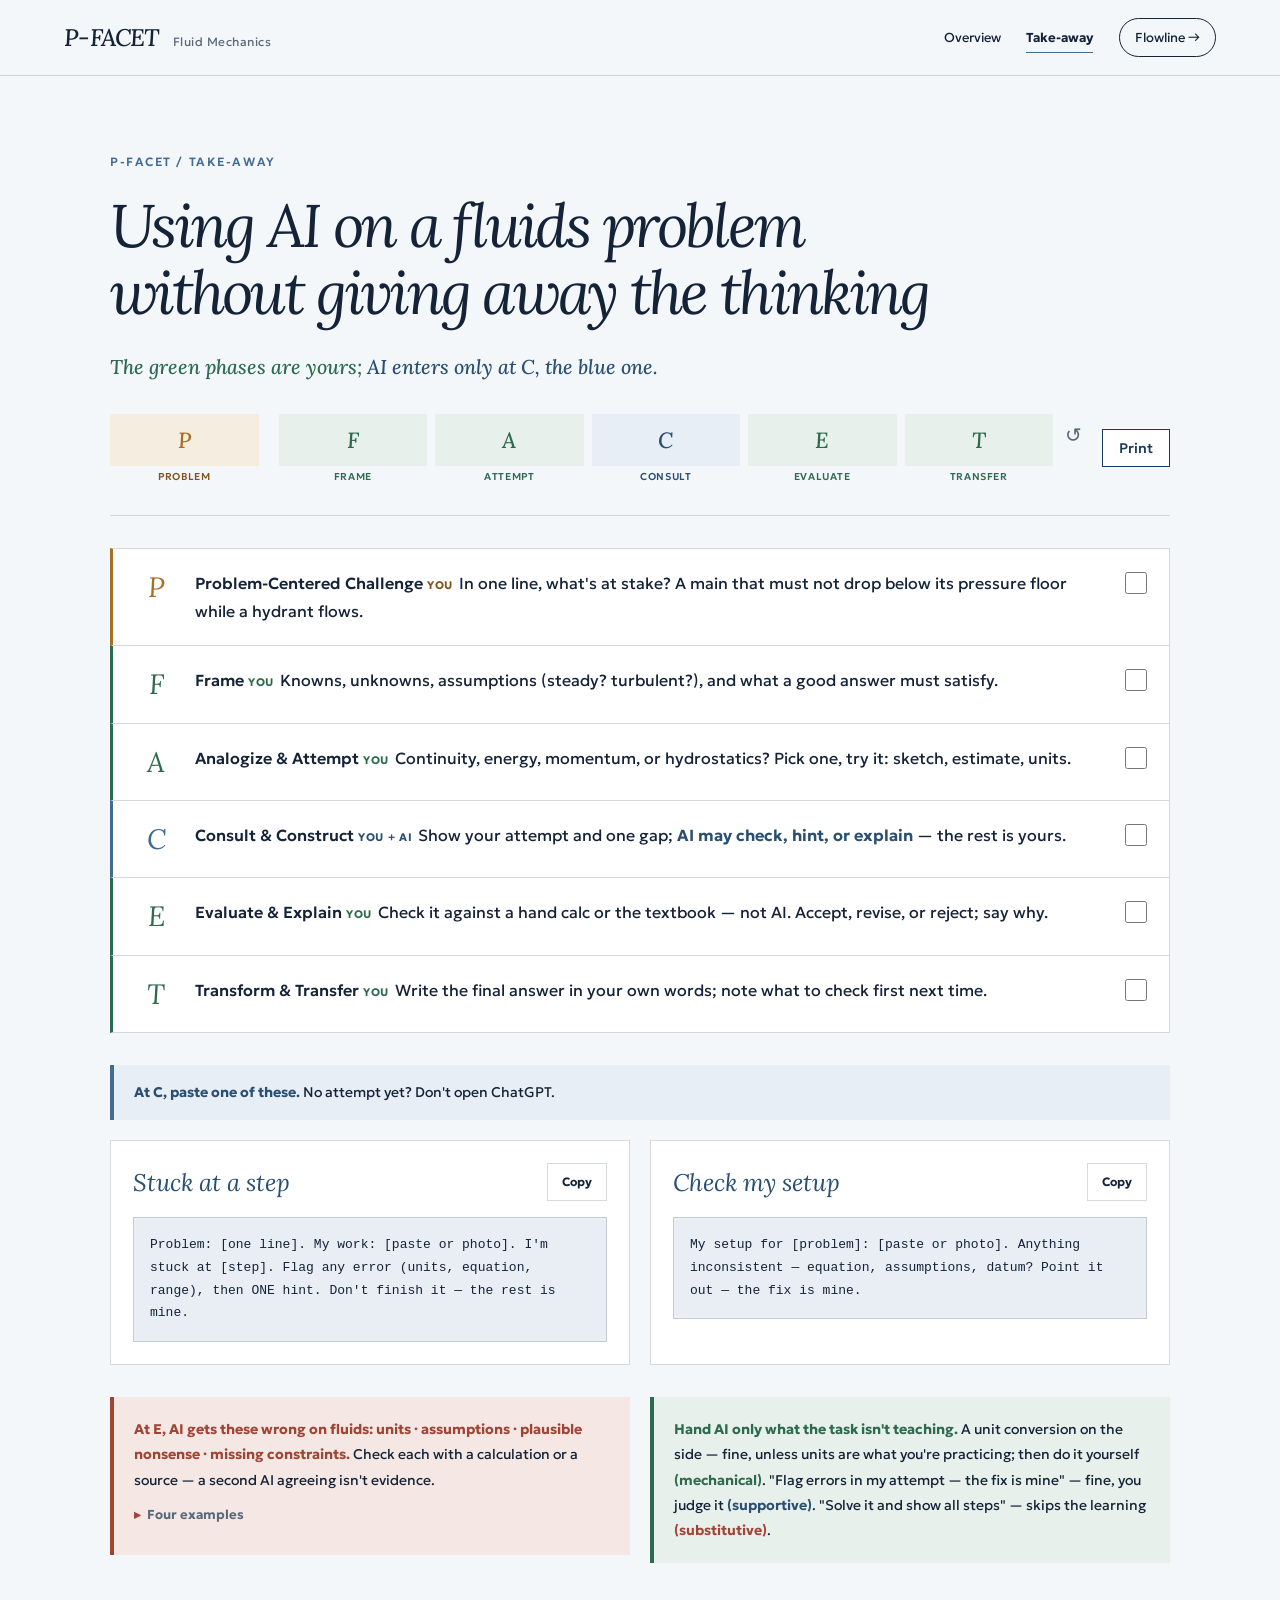
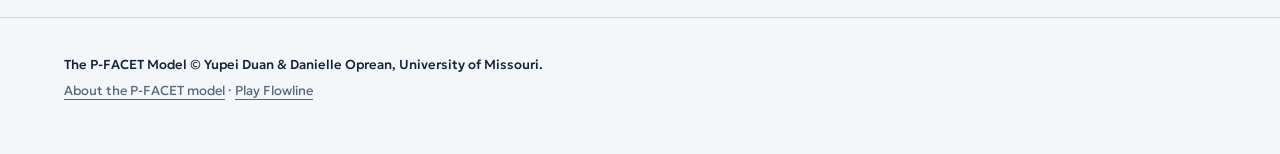
<file: docs/takeaway.html>
<!doctype html>
<html lang="en">
<head>
<meta charset="utf-8">
<meta name="viewport" content="width=device-width, initial-scale=1">
<title>Take-away · P-FACET for Simple Fluid Mechanics</title>
<meta name="description" content="One printable page: the six P-FACET phases in six lines, two prompts to paste, what AI gets wrong on fluids problems, and the one test before you hand work to AI.">
<link rel="preload" href="assets/fonts/Lora.ttf" as="font" type="font/ttf" crossorigin>
<link rel="preload" href="assets/fonts/Geologica.ttf" as="font" type="font/ttf" crossorigin>
<link rel="stylesheet" href="assets/site.css?v=7">
<link rel="stylesheet" href="assets/takeaway.css?v=6">
<link rel="alternate" hreflang="en" href="takeaway.html">
<link rel="alternate" hreflang="zh-CN" href="zh/takeaway.html">
</head>
<body class="takeaway-page">
<a class="skip-link" href="#main">Skip to content</a>

<header class="site-header">
  <a class="project-identity" href="index.html" aria-label="P-FACET for Fluid Mechanics overview"><strong>P-FACET</strong><span>Fluid Mechanics</span></a>
  <nav class="project-nav" aria-label="Project navigation">
    <a href="index.html">Overview</a>
    <a href="takeaway.html" aria-current="page">Take-away</a>
    <a class="nav-play" href="game.html">Flowline <span aria-hidden="true">→</span></a>
    <a class="language-switch" hidden href="zh/takeaway.html" lang="zh-CN" hreflang="zh-CN">中文</a>
  </nav>
</header>

<main id="main" tabindex="-1">
  <header class="top">
    <p class="eyebrow no-print">P-FACET / Take-away</p>
    <h1>Using AI on a fluids problem without <em>giving away</em> the thinking</h1>
    <p class="lede"><b class="g">The green phases are yours;</b> <b class="b">AI enters only at C, the blue one.</b></p>
    <div class="strip">
      <span class="tile p"><b class="lt">P</b><small>Problem</small></span>
      <span class="tile"><b class="lt">F</b><small>Frame</small></span>
      <span class="tile"><b class="lt">A</b><small>Attempt</small></span>
      <span class="tile c"><b class="lt">C</b><small>Consult</small></span>
      <span class="tile"><b class="lt">E</b><small>Evaluate</small></span>
      <span class="tile"><b class="lt">T</b><small>Transfer</small></span>
      <span class="loop" aria-hidden="true">↺</span>
      <button class="btn no-print" type="button" id="printBtn">Print</button>
    </div>
  </header>

  <!-- ===== the six phases: one row each (letter · name · who · what you do) ===== -->
  <section class="sec" id="phases" aria-label="The six phases">
    <ol class="rows">
      <li class="row p"><span class="lt" aria-hidden="true">P</span><p><b class="name">Problem-Centered Challenge</b><span class="who">You</span>In one line, what's at stake? A main that must not drop below its pressure floor while a hydrant flows.</p><input class="tick" type="checkbox" data-k="P" aria-label="Done: Problem-Centered Challenge" title="Remembered in this browser"></li>
      <li class="row"><span class="lt" aria-hidden="true">F</span><p><b class="name">Frame</b><span class="who">You</span>Knowns, unknowns, assumptions (steady? turbulent?), and what a good answer must satisfy.</p><input class="tick" type="checkbox" data-k="F" aria-label="Done: Frame" title="Remembered in this browser"></li>
      <li class="row"><span class="lt" aria-hidden="true">A</span><p><b class="name">Analogize &amp; Attempt</b><span class="who">You</span>Continuity, energy, momentum, or hydrostatics? Pick one, try it: sketch, estimate, units.</p><input class="tick" type="checkbox" data-k="A" aria-label="Done: Analogize &amp; Attempt" title="Remembered in this browser"></li>
      <li class="row c"><span class="lt" aria-hidden="true">C</span><p><b class="name">Consult &amp; Construct</b><span class="who">You + AI</span>Show your attempt and one gap; <b class="ai">AI may check, hint, or explain</b> — the rest is yours.</p><input class="tick" type="checkbox" data-k="C" aria-label="Done: Consult &amp; Construct" title="Remembered in this browser"></li>
      <li class="row"><span class="lt" aria-hidden="true">E</span><p><b class="name">Evaluate &amp; Explain</b><span class="who">You</span>Check it against a hand calc or the textbook — not AI. Accept, revise, or reject; say why.</p><input class="tick" type="checkbox" data-k="E" aria-label="Done: Evaluate &amp; Explain" title="Remembered in this browser"></li>
      <li class="row"><span class="lt" aria-hidden="true">T</span><p><b class="name">Transform &amp; Transfer</b><span class="who">You</span>Write the final answer in your own words; note what to check first next time.</p><input class="tick" type="checkbox" data-k="T" aria-label="Done: Transform &amp; Transfer" title="Remembered in this browser"></li>
    </ol>
  </section>

  <!-- ===== at C: the prompts ===== -->
  <section class="sec" id="prompts" aria-label="At C: two prompts to paste">
    <p class="pattern"><b>At C, paste one of these.</b> No attempt yet? Don't open ChatGPT.</p>
    <div class="prompts">
      <div class="pr"><div class="head"><h2>Stuck at a step</h2><button class="copy" type="button">Copy</button></div><pre class="prompt">Problem: [one line]. My work: [paste or photo]. I'm stuck at [step]. Flag any error (units, equation, range), then ONE hint. Don't finish it — the rest is mine.</pre></div>
      <div class="pr"><div class="head"><h2>Check my setup</h2><button class="copy" type="button">Copy</button></div><pre class="prompt">My setup for [problem]: [paste or photo]. Anything inconsistent — equation, assumptions, datum? Point it out — the fix is mine.</pre></div>
    </div>
  </section>

  <!-- ===== at E, and the one hand-off test: side by side ===== -->
  <section class="sec two" aria-label="At E, and the hand-off test">
    <div class="flag" id="flags">
      <p><b>At E, AI gets these wrong on fluids: units · assumptions · plausible nonsense · missing constraints.</b> Check each with a calculation or a source — a second AI agreeing isn't evidence.</p>
      <details class="more">
        <summary>Four examples</summary>
        <ul>
          <li><b>Units:</b> millimeters plugged into a formula written for meters.</li>
          <li><b>Assumption:</b> the laminar formula (f = 64/Re) used on a turbulent flow (Re = 300,000).</li>
          <li><b>Plausible nonsense:</b> "minor losses are negligible" — false on a short pipe.</li>
          <li><b>Missing constraint:</b> cleared the required fire flow, never checked the pressure floor.</li>
        </ul>
      </details>
    </div>
    <div class="hint" id="offloading">
      <p><b>Hand AI only what the task isn't teaching.</b> A unit conversion on the side — fine, unless units are what you're practicing; then do it yourself <span class="mech">(mechanical)</span>. "Flag errors in my attempt — the fix is mine" — fine, you judge it <span class="sup">(supportive)</span>. "Solve it and show all steps" — skips the learning <span class="sub">(substitutive)</span>.</p>
    </div>
  </section>
</main>

<footer class="site-footer">
  <p class="credit">The P-FACET Model © Yupei Duan &amp; Danielle Oprean, University of Missouri.</p>
  <p><a href="https://yupei2023.github.io/p-facet">About the P-FACET model</a> · <a href="game.html">Play Flowline</a></p>
</footer>

<script>
(function(){
  document.getElementById('printBtn').addEventListener('click', function(){ window.print(); });

  // six quiet tick boxes, remembered in this browser (localStorage); no counter, no reset, no banner
  var KEY = 'pfacet-checklist-v3';
  var ticks = document.querySelectorAll('.row .tick');
  var saved = {};
  try{ saved = JSON.parse(localStorage.getItem(KEY) || '{}') || {}; }catch(e){ saved = {}; }
  ticks.forEach(function(t){
    t.checked = !!saved[t.getAttribute('data-k')];
    t.addEventListener('change', function(){
      var state = {};
      ticks.forEach(function(x){ if(x.checked) state[x.getAttribute('data-k')] = 1; });
      try{ localStorage.setItem(KEY, JSON.stringify(state)); }catch(e){}
    });
  });

  // copy buttons
  document.querySelectorAll('.pr .copy').forEach(function(btn){
    btn.addEventListener('click', function(){
      var text = btn.closest('.pr').querySelector('.prompt').textContent;
      function done(){ btn.textContent = 'Copied ✓'; btn.classList.add('done'); setTimeout(function(){ btn.textContent='Copy'; btn.classList.remove('done'); }, 1600); }
      function fallback(){
        var ta = document.createElement('textarea'); ta.value = text; ta.setAttribute('readonly','');
        ta.style.position='fixed'; ta.style.left='-9999px'; document.body.appendChild(ta); ta.select();
        try{ document.execCommand('copy'); }catch(e){}
        document.body.removeChild(ta); done();
      }
      if(navigator.clipboard && navigator.clipboard.writeText){ navigator.clipboard.writeText(text).then(done, fallback); }
      else fallback();
    });
  });
})();
</script>
</body>
</html>
</file>
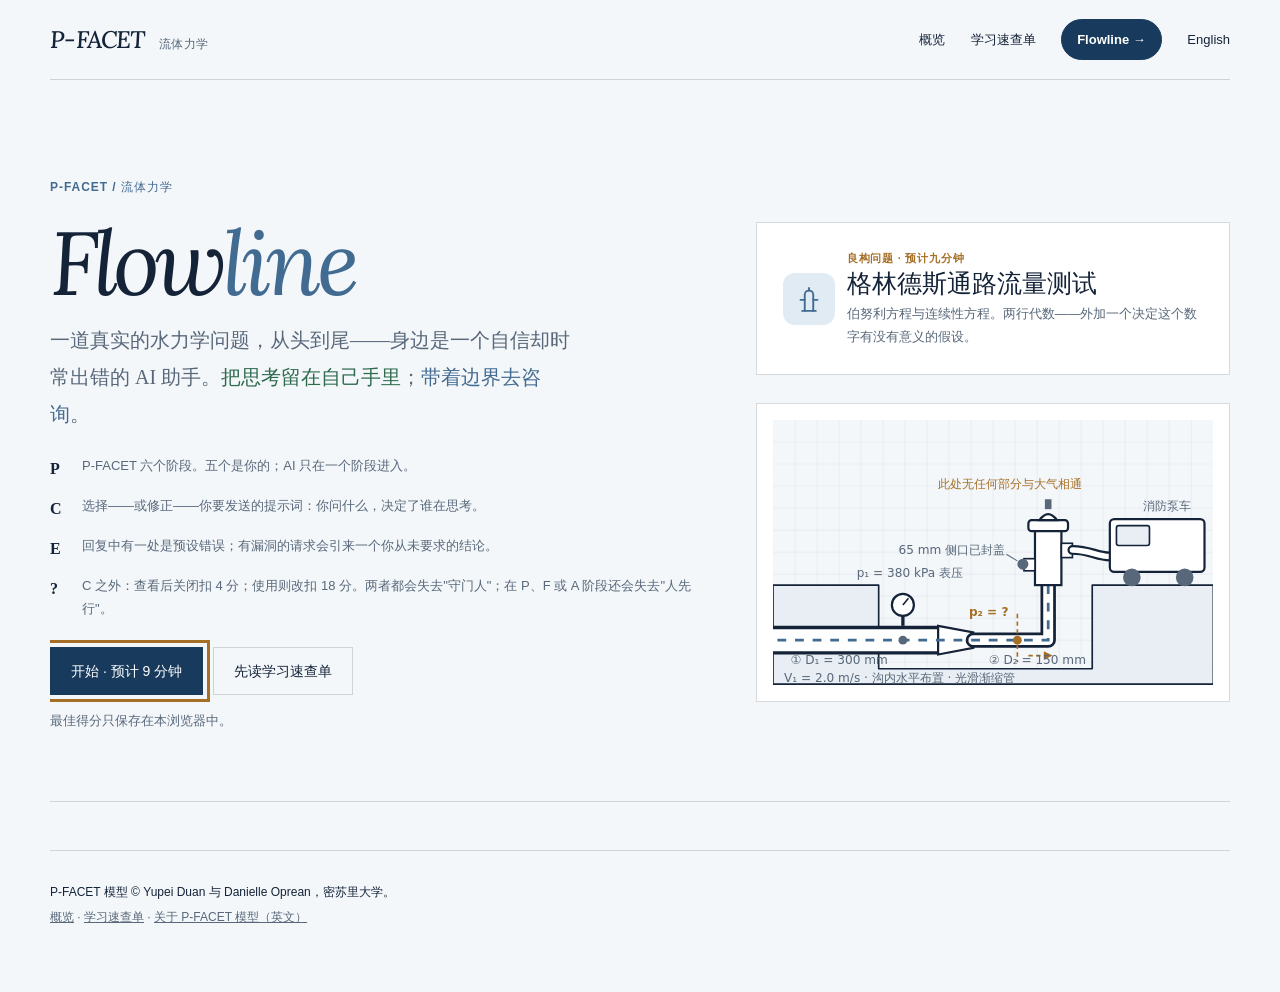
<file: docs/zh/game.html>
<!doctype html>
<html lang="zh-CN">
<head>
<meta charset="utf-8">
<meta name="viewport" content="width=device-width, initial-scale=1">
<title>Flowline · P-FACET：简明流体力学</title>
<meta name="description" content="Flowline 中文版：用 P-FACET 六阶段流程完成消火栓流量测试问题，在 AI 支持下保留关键思考。">
<link rel="preload" href="../assets/fonts/Lora.ttf" as="font" type="font/ttf" crossorigin>
<link rel="preload" href="../assets/fonts/Geologica.ttf" as="font" type="font/ttf" crossorigin>
<link rel="stylesheet" href="../assets/site.css?v=7">
<link rel="stylesheet" href="../game.css?v=6">
<link rel="stylesheet" href="../assets/zh.css?v=1">
<link rel="alternate" hreflang="en" href="../game.html">
<link rel="alternate" hreflang="zh-CN" href="../zh/game.html">
</head>
<body class="flowline-page">
<a class="skip-link" href="#stage">跳至正文</a>
<div id="app">
<header class="site-header">
  <a class="project-identity" href="index.html" aria-label="P-FACET 流体力学概览"><strong>P-FACET</strong><span>流体力学</span></a>
  <nav class="project-nav" aria-label="项目导航">
    <a href="index.html">概览</a>
    <a href="takeaway.html">学习速查单</a>
    <a class="nav-play" href="game.html" aria-current="page">Flowline <span aria-hidden="true">→</span></a>
    <a class="language-switch" href="../game.html" lang="en" hreflang="en">English</a>
  </nav>
</header>
  <header class="hud" id="hud" hidden>
    <a class="brand" id="homeLink" href="index.html" title="返回项目概览"><span class="dot" aria-hidden="true">P</span>Flowline <small>P-FACET：简明流体力学</small></a>
    <div class="mid">
      <div class="track" id="track" aria-label="阶段进度" role="img"></div>
    </div>
    <div class="meter" aria-label="保留与交出的练习积分">
      <div class="lab"><span class="g">练习积分</span><span id="meterPct">保留 0 · 交出 0</span></div>
      <div class="bar"><i id="meterBar"></i></div>
    </div>
    <div class="score" aria-live="polite"><b id="scoreNum">0</b><small>练习得分</small></div>
    <div class="tools">
      <button class="askai" id="askAI" type="button" aria-label="咨询 AI"><span class="led" aria-hidden="true"></span>咨询 AI</button>
      <button class="evid" id="evidenceBtn" type="button" aria-controls="tray" aria-expanded="false" title="进入 A 阶段后可用" disabled>证据</button>
    </div>
    <!-- Its own row. On one row the five fixed blocks starve the middle column and the name renders at zero width. -->
    <span class="scen" id="scenLabel">Flowline</span>
  </header>

  <main class="stage" id="stage" tabindex="-1"></main>

  <footer class="game-footer">
    <p class="credit">P-FACET 模型 © Yupei Duan 与 Danielle Oprean，密苏里大学。</p>
      <p><a href="index.html">概览</a> · <a href="takeaway.html">学习速查单</a> · <a href="https://yupei2023.github.io/p-facet">关于 P-FACET 模型（英文）</a></p>
  </footer>
</div>
<aside id="tray" class="tray" hidden aria-label="证据面板"></aside>
<div class="pops" id="pops" aria-hidden="true"></div>
<script src="game.js?v=5"></script>
</body>
</html>
</file>
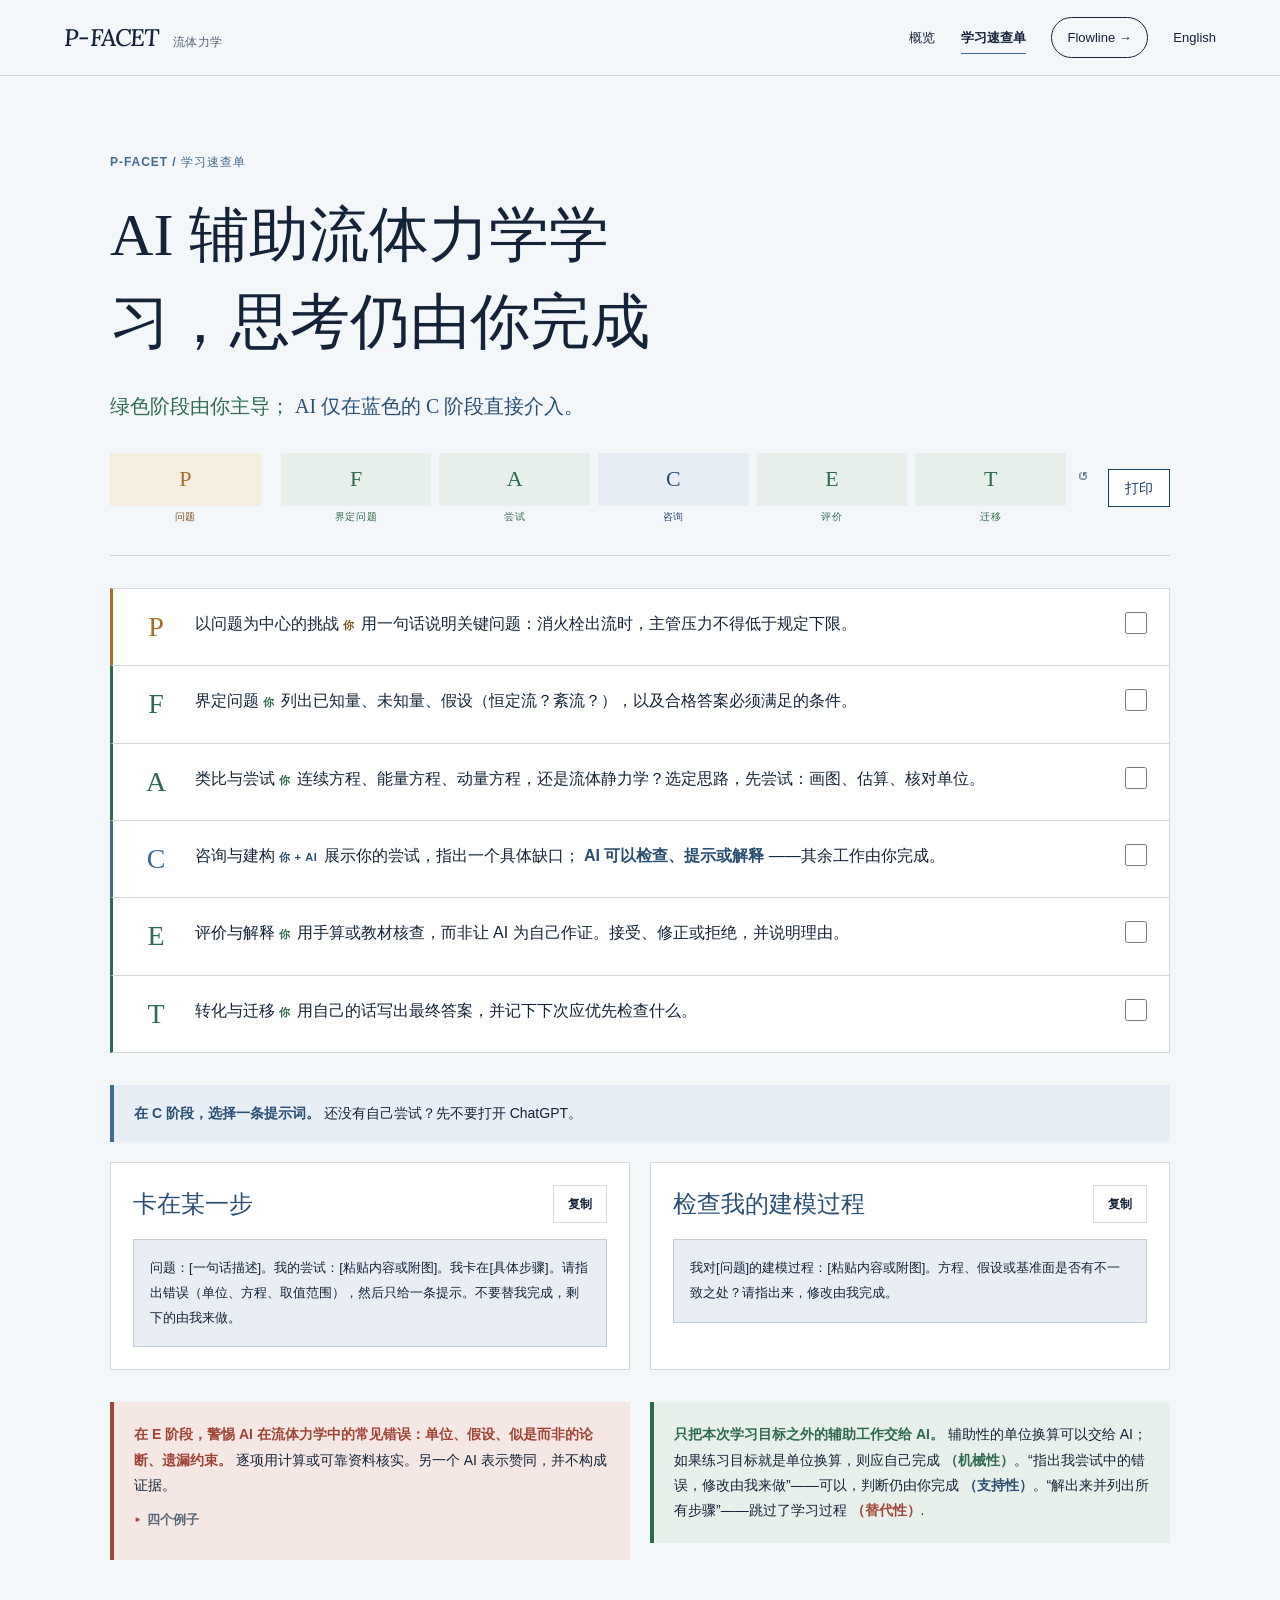
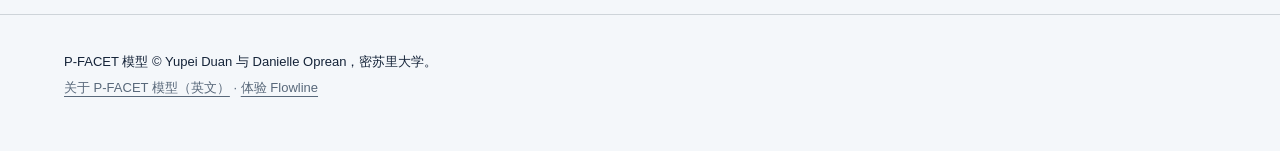
<file: docs/zh/takeaway.html>
<!doctype html>
<html lang="zh-CN">
<head>
<meta charset="utf-8">
<meta name="viewport" content="width=device-width, initial-scale=1">
<title>学习速查单 · P-FACET：简明流体力学</title>
<meta name="description" content="一页可打印的中文学习速查单：P-FACET 六个阶段、两条提示词与流体力学常见核查要点。">
<link rel="preload" href="../assets/fonts/Lora.ttf" as="font" type="font/ttf" crossorigin>
<link rel="preload" href="../assets/fonts/Geologica.ttf" as="font" type="font/ttf" crossorigin>
<link rel="stylesheet" href="../assets/site.css?v=7">
<link rel="stylesheet" href="../assets/takeaway.css?v=6">
<link rel="stylesheet" href="../assets/zh.css?v=1">
<link rel="alternate" hreflang="en" href="../takeaway.html">
<link rel="alternate" hreflang="zh-CN" href="../zh/takeaway.html">
</head>
<body class="takeaway-page">
<a class="skip-link" href="#main">跳至正文</a>

<header class="site-header">
  <a class="project-identity" href="index.html" aria-label="P-FACET 流体力学概览"><strong>P-FACET</strong><span>流体力学</span></a>
  <nav class="project-nav" aria-label="项目导航">
    <a href="index.html">概览</a>
    <a href="takeaway.html" aria-current="page">学习速查单</a>
    <a class="nav-play" href="game.html">Flowline <span aria-hidden="true">→</span></a>
    <a class="language-switch" href="../takeaway.html" lang="en" hreflang="en">English</a>
  </nav>
</header>

<main id="main" tabindex="-1">
  <header class="top">
    <p class="eyebrow no-print">P-FACET / 学习速查单</p>
    <h1>AI 辅助流体力学学习，<em>思考仍由你完成</em></h1>
    <p class="lede"><b class="g">绿色阶段由你主导；</b> <b class="b">AI 仅在蓝色的 C 阶段直接介入。</b></p>
    <div class="strip">
      <span class="tile p"><b class="lt">P</b><small>问题</small></span>
      <span class="tile"><b class="lt">F</b><small>界定问题</small></span>
      <span class="tile"><b class="lt">A</b><small>尝试</small></span>
      <span class="tile c"><b class="lt">C</b><small>咨询</small></span>
      <span class="tile"><b class="lt">E</b><small>评价</small></span>
      <span class="tile"><b class="lt">T</b><small>迁移</small></span>
      <span class="loop" aria-hidden="true">↺</span>
      <button class="btn no-print" type="button" id="printBtn">打印</button>
    </div>
  </header>

  <!-- ===== the six phases: one row each (letter · name · who · what you do) ===== -->
  <section class="sec" id="phases" aria-label="六个阶段">
    <ol class="rows">
      <li class="row p"><span class="lt" aria-hidden="true">P</span><p><b class="name">以问题为中心的挑战</b><span class="who">你</span>用一句话说明关键问题：消火栓出流时，主管压力不得低于规定下限。</p><input class="tick" type="checkbox" data-k="P" aria-label="已完成：以问题为中心的挑战" title="保存在此浏览器中"></li>
      <li class="row"><span class="lt" aria-hidden="true">F</span><p><b class="name">界定问题</b><span class="who">你</span>列出已知量、未知量、假设（恒定流？紊流？），以及合格答案必须满足的条件。</p><input class="tick" type="checkbox" data-k="F" aria-label="已完成：界定问题" title="保存在此浏览器中"></li>
      <li class="row"><span class="lt" aria-hidden="true">A</span><p><b class="name">类比与尝试</b><span class="who">你</span>连续方程、能量方程、动量方程，还是流体静力学？选定思路，先尝试：画图、估算、核对单位。</p><input class="tick" type="checkbox" data-k="A" aria-label="已完成：类比与尝试" title="保存在此浏览器中"></li>
      <li class="row c"><span class="lt" aria-hidden="true">C</span><p><b class="name">咨询与建构</b><span class="who">你 + AI</span>展示你的尝试，指出一个具体缺口； <b class="ai">AI 可以检查、提示或解释</b> ——其余工作由你完成。</p><input class="tick" type="checkbox" data-k="C" aria-label="已完成：咨询与建构" title="保存在此浏览器中"></li>
      <li class="row"><span class="lt" aria-hidden="true">E</span><p><b class="name">评价与解释</b><span class="who">你</span>用手算或教材核查，而非让 AI 为自己作证。接受、修正或拒绝，并说明理由。</p><input class="tick" type="checkbox" data-k="E" aria-label="已完成：评价与解释" title="保存在此浏览器中"></li>
      <li class="row"><span class="lt" aria-hidden="true">T</span><p><b class="name">转化与迁移</b><span class="who">你</span>用自己的话写出最终答案，并记下下次应优先检查什么。</p><input class="tick" type="checkbox" data-k="T" aria-label="已完成：转化与迁移" title="保存在此浏览器中"></li>
    </ol>
  </section>

  <!-- ===== at C: the prompts ===== -->
  <section class="sec" id="prompts" aria-label="C 阶段：两条可复制的提示词">
    <p class="pattern"><b>在 C 阶段，选择一条提示词。</b> 还没有自己尝试？先不要打开 ChatGPT。</p>
    <div class="prompts">
      <div class="pr"><div class="head"><h2>卡在某一步</h2><button class="copy" type="button">复制</button></div><pre class="prompt">问题：[一句话描述]。我的尝试：[粘贴内容或附图]。我卡在[具体步骤]。请指出错误（单位、方程、取值范围），然后只给一条提示。不要替我完成，剩下的由我来做。</pre></div>
      <div class="pr"><div class="head"><h2>检查我的建模过程</h2><button class="copy" type="button">复制</button></div><pre class="prompt">我对[问题]的建模过程：[粘贴内容或附图]。方程、假设或基准面是否有不一致之处？请指出来，修改由我完成。</pre></div>
    </div>
  </section>

  <!-- ===== at E, and the one hand-off test: side by side ===== -->
  <section class="sec two" aria-label="E 阶段核查与任务交付原则">
    <div class="flag" id="flags">
      <p><b>在 E 阶段，警惕 AI 在流体力学中的常见错误：单位、假设、似是而非的论断、遗漏约束。</b> 逐项用计算或可靠资料核实。另一个 AI 表示赞同，并不构成证据。</p>
      <details class="more">
        <summary>四个例子</summary>
        <ul>
          <li><b>单位：</b> 把毫米数值直接代入以米为单位的公式。</li>
          <li><b>假设：</b> 将层流公式（f = 64/Re）用于紊流（Re = 300,000）。</li>
          <li><b>似是而非的论断：</b> “局部水头损失可以忽略”——对短管而言，不能轻率作此判断。</li>
          <li><b>遗漏约束：</b> 仅确认消防流量达标，却未检查压力下限。</li>
        </ul>
      </details>
    </div>
    <div class="hint" id="offloading">
      <p><b>只把本次学习目标之外的辅助工作交给 AI。</b> 辅助性的单位换算可以交给 AI；如果练习目标就是单位换算，则应自己完成 <span class="mech">（机械性）</span>。“指出我尝试中的错误，修改由我来做”——可以，判断仍由你完成 <span class="sup">（支持性）</span>。“解出来并列出所有步骤”——跳过了学习过程 <span class="sub">（替代性）</span>.</p>
    </div>
  </section>
</main>

<footer class="site-footer">
  <p class="credit">P-FACET 模型 © Yupei Duan 与 Danielle Oprean，密苏里大学。</p>
  <p><a href="https://yupei2023.github.io/p-facet">关于 P-FACET 模型（英文）</a> · <a href="game.html">体验 Flowline</a></p>
</footer>

<script>
(function(){
  document.getElementById('printBtn').addEventListener('click', function(){ window.print(); });

  // six quiet tick boxes, remembered in this browser (localStorage); no counter, no reset, no banner
  var KEY = 'pfacet-checklist-zh-v3';
  var ticks = document.querySelectorAll('.row .tick');
  var saved = {};
  try{ saved = JSON.parse(localStorage.getItem(KEY) || '{}') || {}; }catch(e){ saved = {}; }
  ticks.forEach(function(t){
    t.checked = !!saved[t.getAttribute('data-k')];
    t.addEventListener('change', function(){
      var state = {};
      ticks.forEach(function(x){ if(x.checked) state[x.getAttribute('data-k')] = 1; });
      try{ localStorage.setItem(KEY, JSON.stringify(state)); }catch(e){}
    });
  });

  // copy buttons
  document.querySelectorAll('.pr .copy').forEach(function(btn){
    btn.addEventListener('click', function(){
      var text = btn.closest('.pr').querySelector('.prompt').textContent;
      function done(){ btn.textContent = '已复制 ✓'; btn.classList.add('done'); setTimeout(function(){ btn.textContent='复制'; btn.classList.remove('done'); }, 1600); }
      function fallback(){
        var ta = document.createElement('textarea'); ta.value = text; ta.setAttribute('readonly','');
        ta.style.position='fixed'; ta.style.left='-9999px'; document.body.appendChild(ta); ta.select();
        try{ document.execCommand('copy'); }catch(e){}
        document.body.removeChild(ta); done();
      }
      if(navigator.clipboard && navigator.clipboard.writeText){ navigator.clipboard.writeText(text).then(done, fallback); }
      else fallback();
    });
  });
})();
</script>
</body>
</html>
</file>
<file: docs/assets/site.css>
/* Shared visual language from Yupei Duan's personal website.
   Phase colors retain their meanings: learner green, consultation blue,
   problem amber, and substitutive use / warnings red. */
@font-face{font-family:"Lora";src:url("fonts/Lora.ttf") format("truetype");font-weight:400 700;font-display:swap}
@font-face{font-family:"Geologica";src:url("fonts/Geologica.ttf") format("truetype");font-weight:100 900;font-display:swap}
:root{
  --bg:#f4f7fa;--surface:#fff;--ink:#142338;--muted:#58687a;
  --line:rgba(20,35,56,.17);--chip:#e8eef4;
  --brand:#183b5d;--brand-accent:#426b92;--night:#0b1b2d;--sage:#c2d5e7;
  --learner:#2e6b4e;--learner-soft:#e8f0eb;
  --ai:#426b92;--ai-soft:#e7eef6;--ai-text:#294f73;
  --anchor:#a66f26;--anchor-soft:#f5eddf;--anchor-text:#82531a;
  --risk:#a04436;--risk-soft:#f5e8e4;
  --water:#426b92;--water-soft:#e0ebf4;
  --shadow:0 12px 32px rgba(11,27,45,.07);--grid:rgba(20,35,56,.045);
  --serif:"Lora",Georgia,serif;
  --sans:"Geologica","Helvetica Neue",Arial,sans-serif;
  --mono:ui-monospace,SFMono-Regular,Menlo,Consolas,"Liberation Mono",monospace;
  --fs-label:12px;--fs-small:14px;--fs-body:16px;--fs-lead:20px;
  --fs-h3:20px;--fs-h2:32px;--fs-h1:clamp(38px,6vw,72px);--fs-mono:14px;
  --measure:65ch;--page-width:1180px;--gutter:clamp(20px,5vw,72px);
  color-scheme:light;
}
*{box-sizing:border-box}
html{scroll-behavior:smooth;scroll-padding-top:110px}
body{margin:0;background:var(--bg);color:var(--ink);font-family:var(--sans);font-size:var(--fs-body);line-height:1.65}
img{display:block;max-width:100%}
a{color:var(--brand)}
button{font:inherit}
a:focus-visible,button:focus-visible,[tabindex]:focus-visible,input:focus-visible,textarea:focus-visible,summary:focus-visible{outline:3px solid var(--anchor);outline-offset:4px}
main:focus{outline:none}
.serif{font-family:var(--serif)}.mono{font-family:var(--mono)}
.g{color:var(--learner)}.b{color:var(--ai)}.a{color:var(--anchor)}.r{color:var(--risk)}
.sr-only{position:absolute;width:1px;height:1px;padding:0;margin:-1px;overflow:hidden;clip:rect(0,0,0,0);white-space:nowrap;border:0}
.skip-link{position:fixed;z-index:100;top:16px;left:16px;padding:12px 18px;background:var(--brand);color:#fff;transform:translateY(-200%);text-decoration:none}
.skip-link:focus{transform:translateY(0)}

/* Project identity and navigation: focused on fluid-mechanics learning. */
.site-header{position:sticky;z-index:30;top:0;display:flex;align-items:center;justify-content:space-between;gap:24px;min-height:76px;padding:12px var(--gutter);border-bottom:1px solid var(--line);background:rgba(244,247,250,.96);backdrop-filter:blur(14px);-webkit-backdrop-filter:blur(14px)}
.project-identity{display:flex;align-items:baseline;flex-wrap:wrap;gap:4px 14px;color:var(--ink);text-decoration:none}
.project-identity strong{font-family:var(--serif);font-size:24px;font-weight:500;letter-spacing:-.025em}
.project-identity span{font-size:12px;color:var(--muted);letter-spacing:.04em}
.project-nav{display:flex;align-items:center;gap:clamp(16px,2vw,28px)}
.project-nav a{position:relative;padding:8px 0;color:var(--ink);font-size:13px;text-decoration:none;white-space:nowrap}
.project-nav a:not(.nav-play)::after{content:"";position:absolute;left:0;right:0;bottom:3px;height:1px;background:var(--brand-accent);transform:scaleX(0);transform-origin:left;transition:transform .2s}
.project-nav a:hover::after,.project-nav a[aria-current="page"]::after{transform:scaleX(1)}
.project-nav a[aria-current="page"]{font-weight:650}
.project-nav .nav-play{padding:8px 15px;border:1px solid var(--ink);border-radius:100px}
.project-nav .nav-play:hover,.project-nav .nav-play[aria-current="page"]{background:var(--brand);border-color:var(--brand);color:#fff}

.btn{display:inline-flex;align-items:center;justify-content:center;gap:18px;min-height:46px;padding:13px 20px;border:1px solid var(--line);border-radius:0;background:var(--surface);color:var(--ink);font:inherit;font-size:14px;font-weight:500;line-height:1.45;text-decoration:none;cursor:pointer;transition:background .18s,border-color .18s,color .18s}
.btn:hover{border-color:var(--brand);background:var(--chip)}
.btn.primary{background:var(--brand);border-color:var(--brand);color:#fff}
.btn.primary:hover{background:var(--night);border-color:var(--night)}
.btn.ai{background:var(--ai);border-color:var(--ai);color:#fff}
.btn.ai:hover{background:var(--ai-text)}
.btn.anchor{background:var(--anchor);border-color:var(--anchor);color:#fff}
.btn.ghost{background:transparent}
.btn.text-link{min-height:0;padding:7px 0;border:0;border-bottom:1px solid var(--brand);background:transparent;color:var(--brand);font-weight:600}
.btn[disabled]{opacity:.5;cursor:not-allowed;transform:none;box-shadow:none}
.eyebrow{margin:0 0 20px;font-family:var(--sans);font-size:12px;font-weight:550;line-height:1.5;letter-spacing:.13em;text-transform:uppercase;color:var(--brand-accent)}
.card{padding:24px;border:1px solid var(--line);background:var(--surface)}
.prompt{padding:14px 16px;border:1px solid var(--line);border-radius:0;background:var(--chip);font-family:var(--mono);font-size:var(--fs-mono);line-height:1.6}
.site-footer{max-width:calc(var(--page-width) + 2*var(--gutter));margin:0 auto;padding:34px var(--gutter) 48px;border-top:1px solid var(--line);color:var(--muted);font-size:13px;line-height:1.7}
.site-footer p{margin:4px 0;max-width:85ch}
.site-footer .credit{color:var(--ink);font-weight:500}
.site-footer a{color:var(--muted);text-underline-offset:4px}
@media(max-width:720px){
  .site-header{position:relative;flex-wrap:wrap;gap:8px;padding-block:14px}
  .project-nav{width:100%;justify-content:space-between;gap:10px}
  .project-nav a{font-size:12px}
  .project-nav .nav-play{padding:7px 12px}
  .eyebrow{font-size:11px}
  :root{--fs-lead:18px;--fs-h2:28px}
}
@media(max-width:360px){.project-nav{gap:7px}.project-nav a{font-size:11px}.project-nav .nav-play{padding:6px 10px}}
@media(prefers-reduced-motion:reduce){*,*::before,*::after{animation-duration:.001ms!important;animation-iteration-count:1!important;transition-duration:.001ms!important;scroll-behavior:auto!important}}
@media print{
  .site-header,.skip-link,.no-print{display:none!important}
  body{background:#fff;color:#000}
}
</file>
<file: docs/assets/overview.css>
/* Overview: the same open, editorial layout as the personal site's P-FACET page. */
.overview-page main{max-width:calc(var(--page-width) + 2*var(--gutter));margin:0 auto;padding:0 var(--gutter)}
.hero{position:relative;overflow:hidden;padding:clamp(70px,9vw,126px) 0 clamp(64px,8vw,104px);border-bottom:1px solid var(--line)}
.hero::after{content:"";position:absolute;right:-135px;bottom:-225px;width:420px;height:420px;border:1px solid var(--sage);border-radius:50%;pointer-events:none}
.hero .inner{position:relative;z-index:1}
.hero h1{max-width:1050px;margin:0;font-family:var(--serif);font-size:clamp(44px,6.3vw,88px);font-weight:400;line-height:1.05;letter-spacing:-.055em;text-wrap:balance}
.hero h1 em{font-style:normal;color:var(--ink)}
.hero .lede{max-width:760px;margin:30px 0;color:var(--muted);font-family:var(--serif);font-size:clamp(19px,1.8vw,24px);line-height:1.7}
.hero .lede b{font-weight:500}
.cta{display:flex;align-items:center;flex-wrap:wrap;gap:20px 30px}
.overview-page section{padding:clamp(56px,7vw,96px) 0;border-bottom:1px solid var(--line);scroll-margin-top:100px}
.sec-head{max-width:850px}
h2{margin:0 0 20px;font-family:var(--serif);font-size:clamp(32px,4.4vw,58px);font-weight:400;letter-spacing:-.045em;line-height:1.12;text-wrap:balance}
.sec-head p:not(.eyebrow){max-width:65ch;margin:0;color:var(--muted)}
.introduction{display:grid;grid-template-columns:.8fr 1.2fr;gap:clamp(32px,5vw,80px);align-items:center}
.video-wrap{position:relative;display:block;overflow:hidden;border:1px solid var(--line);background:var(--night)}
.video-wrap img{width:100%;height:auto;aspect-ratio:16/9;object-fit:cover}
.video-wrap .play{position:absolute;inset:0;display:grid;place-items:center;background:rgba(11,27,45,.08);transition:background .2s}
.video-wrap .play i{display:grid;place-items:center;width:62px;height:62px;padding-left:4px;border:1px solid rgba(255,255,255,.7);border-radius:50%;background:#fff;color:var(--brand);font-size:20px;font-style:normal;box-shadow:0 4px 24px rgba(11,27,45,.2)}
.video-wrap:hover .play{background:rgba(11,27,45,.2)}
.video-note{display:grid;gap:6px;margin-top:14px;color:var(--muted);font-size:12px;line-height:1.7}
.video-note a{color:inherit;text-underline-offset:3px}
.model{display:grid;grid-template-columns:1.2fr 1fr;gap:clamp(32px,5vw,72px);align-items:center;margin-top:40px}
.phases{display:grid;gap:0}
.phase{display:flex;align-items:flex-start;gap:18px;padding:20px 16px;border:0;border-bottom:1px solid var(--line);border-left:3px solid transparent;background:transparent;cursor:pointer;transition:background .2s,border-color .2s}
.phase:first-child{border-top:1px solid var(--line)}
.phase .lt{flex:none;min-width:36px;font-family:var(--serif);font-size:29px;line-height:1.2;color:var(--learner)}
.phase.p .lt{color:var(--anchor)}.phase.c .lt{color:var(--ai)}
.phase h3{margin:0 0 7px;font-family:var(--serif);font-size:20px;font-weight:500;line-height:1.4;letter-spacing:-.025em}
.phase .who{display:inline-block;margin-left:7px;font-family:var(--sans);font-size:10px;font-weight:600;letter-spacing:.08em;text-transform:uppercase;color:var(--learner);white-space:nowrap}
.phase.p .who{color:var(--anchor-text)}.phase.c .who{color:var(--ai-text)}
.phase p{margin:0;font-size:14px;color:var(--muted);line-height:1.7}
.phase:hover{background:var(--surface)}
.phase.lit{border-left-color:var(--learner);background:var(--learner-soft)}
.phase.p.lit{border-left-color:var(--anchor);background:var(--anchor-soft)}
.phase.c.lit{border-left-color:var(--ai);background:var(--ai-soft)}
.model > div:last-child{padding:24px 10px;border:1px solid var(--line);background:var(--surface)}
.wheel{display:block;width:min(100%,410px);margin:0 auto}
.wheel .node circle{transition:stroke-width .3s}.wheel .node.lit circle{stroke-width:4}
.wheel .node.lit text{font-weight:700}.wheel .arc{stroke-dasharray:6 6;opacity:.5;animation:arcflow 30s linear infinite}
@keyframes arcflow{to{stroke-dashoffset:-600}}
.wheel .aibubble{opacity:0;transition:opacity .3s}.wheel .aibubble.on{opacity:1}
.cap{text-align:center;font-size:13px;color:var(--muted);margin:16px 0 0}
.three{display:grid;grid-template-columns:repeat(3,minmax(0,1fr));gap:28px;margin-top:38px}
.three .card{padding:24px 0 0;border:0;border-top:3px solid var(--learner);background:transparent}
.three .sup{border-top-color:var(--ai)}.three .sub{border-top-color:var(--risk)}
.three h3{margin:0 0 16px;font-family:var(--serif);font-size:28px;font-weight:400;letter-spacing:-.025em}
.three p{margin:0 0 14px;font-size:15px}.three .ex{color:var(--muted);font-size:14px;line-height:1.8}
.paths{display:grid;grid-template-columns:repeat(2,minmax(0,1fr));gap:24px;margin-top:38px}
.path{display:flex;flex-direction:column;padding:clamp(24px,3.3vw,42px);border:1px solid var(--line);background:var(--surface);transition:border-color .2s,box-shadow .2s}
.path:hover{border-color:var(--brand-accent);box-shadow:var(--shadow)}
.path .time{display:block;margin-bottom:32px;color:var(--brand-accent);font-size:12px;letter-spacing:.08em;text-transform:uppercase}
.path h3{margin:0 0 20px;font-family:var(--serif);font-size:clamp(30px,3vw,42px);font-weight:400;letter-spacing:-.04em;line-height:1.2}
.path p{margin:0 0 28px;color:var(--muted);font-size:15px;line-height:1.8}
.path-link{display:flex;justify-content:space-between;gap:24px;margin-top:auto;padding-top:22px;border-top:1px solid var(--line);font-size:13px;font-weight:600;color:var(--brand)}
.closing{margin:64px 0;padding:clamp(36px,6vw,72px);background:var(--night);color:#fff}
.closing p{max-width:850px;margin:0;font-family:var(--serif);font-size:clamp(27px,3.8vw,48px);line-height:1.22;letter-spacing:-.035em;text-wrap:balance}
.closing b{font-weight:400;color:var(--sage)}
@media(max-width:820px){.introduction,.model{grid-template-columns:1fr}.introduction{gap:30px}.model>div:last-child{max-width:520px;width:100%;justify-self:center}.three{gap:22px}.hero h1{max-width:850px}}
@media(max-width:600px){.hero{padding-top:54px}.hero h1{font-size:42px;line-height:1.08}.hero .lede{font-size:19px;margin:24px 0}.cta{align-items:stretch;gap:20px}.cta .btn.primary{width:100%}.three,.paths{grid-template-columns:1fr;gap:30px}.phase{padding:16px 10px;gap:12px}.phase h3{font-size:18px}.phase .who{margin-left:0;display:block;margin-top:4px}.path .time{margin-bottom:22px}.closing{margin:40px 0}.wheel .node text.word{display:none}.wheel .aibubble text{font-size:20px}}
@media print{.hero{padding:20px 0}.overview-page section{padding:24px 0}.hero h1{font-size:32pt}.hero::after,.video-wrap .play{display:none}.closing{background:#fff;color:#000;padding:20px 0}.closing b{color:inherit}}
</file>
<file: docs/assets/zh.css>
/* Chinese reading rhythm; retain the project's palette and phase semantics. */
:root{--sans:"PingFang SC","Microsoft YaHei","Noto Sans CJK SC",sans-serif;--serif:"Songti SC","STSong","Noto Serif CJK SC",serif}
h1,h2,h3{text-wrap:wrap}
em{font-style:normal}
html[lang="zh-CN"] body{line-height:1.8;line-break:strict}
.project-identity strong{font-family:"Lora",Georgia,serif}
.hero h1{font-size:clamp(38px,5.5vw,72px);line-height:1.3;letter-spacing:0;max-width:1000px}
.hero .lede{line-height:1.9;max-width:44em}
h2,.phase h3,.path h3,.closing p,.takeaway-page header.top h1{letter-spacing:0;line-height:1.45}
.phase .who{letter-spacing:0;white-space:nowrap}
.eyebrow{letter-spacing:.08em}
.wheel .word{font-size:13px}
.wheel .aibubble text{font-size:12px}
.model-note{margin-top:20px;color:var(--muted);font-size:14px}
.flowline-page .title h1{font-family:"Lora",Georgia,serif}
.flowline-page .title .tag{font-size:20px;line-height:1.85}
.flowline-page .phase-head h2{letter-spacing:0;line-height:1.4}
.flowline-page .opt,.flowline-page .feedback{line-height:1.85}
.takeaway-page .row p{line-height:1.9}
.takeaway-page .pr .prompt{font-family:var(--sans);line-height:1.9}
@media(max-width:600px){.hero h1{font-size:38px}.hero .lede{font-size:18px}.flowline-page .phase-head h2{font-size:26px}.project-nav{gap:8px}.project-nav a{font-size:12px}.project-nav .nav-play{padding:7px 10px}.takeaway-page header.top h1{font-size:32px}.takeaway-page .row{grid-template-columns:24px minmax(0,1fr) 22px;gap:8px}}
@media print{:root{--sans:"PingFang SC","Microsoft YaHei",sans-serif;--serif:"Songti SC","STSong",serif}.project-nav{display:none}.takeaway-page header.top h1{font-size:20pt;line-height:1.25}.takeaway-page .row p,.takeaway-page .pr .prompt{line-height:1.4}}

.flowline-page .title .scen-card h4{text-wrap:balance}
.flowline-page .ask-yourself{font-style:normal}
</file>
<file: docs/game.css>
/* Flowline — a P-FACET game for fluid mechanics. Builds on assets/site.css tokens. */

/* One number for the sticky header's height: the pinned reply line and every scroll-into-view offset key off it. */
:root{--hud-h:84px}
/* `overflow-x:hidden` on body computes overflow-y to `auto`, which turns body into a scroll container that never scrolls —
   and every position:sticky inside it then sticks to a scrollport that never moves, i.e. does not stick at all. `clip` clamps
   the same horizontal overflow without creating a scrollport, so the sticky header, the pinned reply line and any future
   sticky element actually work. `hidden` stays as the fallback for engines without `clip`. */
body{overflow-x:hidden}
@supports (overflow:clip){ body{overflow-x:clip} }
#app{max-width:1040px; margin:0 auto; padding:0 18px 60px; min-height:100vh; display:flex; flex-direction:column}

/* ============ HUD ============ */
/* Explicit areas, not auto-placement: the scenario name gets a row of its own. Sharing the middle column with the phase
   track left it 0 px wide at a 1280 px viewport — present in the DOM, never visible on screen. */
.hud{
  position:sticky; top:0; z-index:20; margin:0 -18px; padding:8px 18px;
  background:color-mix(in srgb, var(--bg) 86%, transparent); backdrop-filter:blur(10px); -webkit-backdrop-filter:blur(10px);
  border-bottom:1px solid var(--line);
  display:grid; grid-template-columns:auto 1fr auto auto auto; gap:14px; align-items:center;
  grid-template-areas:"brand mid meter score tools" "scen scen scen scen scen";
  row-gap:2px;
}
.hud .brand{grid-area:brand} .hud .mid{grid-area:mid} .hud .meter{grid-area:meter} .hud .score{grid-area:score} .hud .tools{grid-area:tools} .hud .scen{grid-area:scen}
@supports not (background:color-mix(in srgb, red 50%, blue)){ .hud{background:var(--bg)} }
.hud[hidden]{display:none}
.hud .brand{font-family:var(--serif); font-weight:700; font-size:17px; color:var(--ink); text-decoration:none; white-space:nowrap; display:flex; align-items:center; gap:8px}
.hud .brand .dot{width:22px; height:22px; border-radius:50%; background:var(--anchor-soft); border:2px solid var(--anchor); display:inline-grid; place-items:center; font-size:12px; color:var(--anchor)}
.hud .brand small{font-family:var(--sans); font-weight:600; font-size:11.5px; color:var(--muted); margin-left:2px}
.hud .mid{display:flex; align-items:center; gap:14px; justify-content:center; min-width:0}
.hud .scen{font-size:12px; line-height:1.25; color:var(--muted); font-weight:600; text-align:center; white-space:nowrap; overflow:hidden; text-overflow:ellipsis; min-width:0}
.track{display:flex; gap:4px}
.track span{
  width:30px; height:30px; border-radius:50%; display:grid; place-items:center;
  font-family:var(--serif); font-weight:700; font-size:14px; border:2px solid var(--line); color:var(--muted); background:var(--surface);
  transition:transform .3s cubic-bezier(.2,.8,.2,1.4), background .3s, border-color .3s, color .3s;
}
.track span.p{border-color:var(--anchor); color:var(--anchor); background:var(--anchor-soft)}
.track span.done{border-color:var(--learner); color:var(--learner); background:var(--learner-soft)}
.track span.done.c{border-color:var(--ai); color:var(--ai); background:var(--ai-soft)}
.track span.cur{transform:scale(1.22); border-color:var(--ink); color:var(--ink); background:var(--surface); box-shadow:0 0 0 3px var(--anchor-soft)}
.track span.given{border-color:var(--risk); color:var(--risk); background:var(--risk-soft)}
/* min-width 210, not 150: at two digits each the counter reads "70 kept · 12 given", and with the label it exactly filled a
   150 px box — the two spans touched and rendered as "PRACTICE POINTS70 kept". The gap keeps them apart at every count. */
.hud .meter{display:flex; flex-direction:column; gap:3px; min-width:224px}
.hud .meter .lab{display:flex; justify-content:space-between; gap:10px; font-size:10.5px; letter-spacing:.08em; text-transform:uppercase; font-weight:700; color:var(--muted)}
/* The counter never shrinks or wraps; the label ellipsises first. Collision is then impossible at any width. */
.hud .meter .lab .g{flex:0 1 auto; min-width:0; overflow:hidden; text-overflow:ellipsis; white-space:nowrap}
.hud .meter .lab #meterPct{flex:none; letter-spacing:.02em; white-space:nowrap; font-variant-numeric:tabular-nums}
.hud .meter .lab .g{color:var(--learner)} .hud .meter .lab .r{color:var(--risk)}
.bar{height:8px; border-radius:999px; background:var(--risk-soft); overflow:hidden; position:relative}
.bar i{display:block; height:100%; background:linear-gradient(90deg, var(--learner), color-mix(in srgb, var(--learner) 70%, #fff)); border-radius:999px; width:100%; transition:width .6s cubic-bezier(.2,.8,.2,1)}
.hud .score{font-variant-numeric:tabular-nums; text-align:right; line-height:1.1}
.hud .score b{font-family:var(--serif); font-size:24px; display:block; color:var(--ink)}
.hud .score small{font-size:10.5px; letter-spacing:.08em; text-transform:uppercase; font-weight:700; color:var(--muted)}
.hud .askai{
  font:inherit; font-weight:700; font-size:13.5px; padding:9px 14px; border-radius:999px; cursor:pointer;
  background:var(--ai-soft); color:var(--ai); border:1.5px solid var(--ai); display:flex; align-items:center; gap:7px; white-space:nowrap;
  transition:transform .15s, box-shadow .15s;
}
.hud .askai:hover{transform:translateY(-1px); box-shadow:var(--shadow)}
.hud .askai .led{width:8px; height:8px; border-radius:50%; background:var(--ai); box-shadow:0 0 0 0 var(--ai); animation:led 2.4s infinite}
@keyframes led{0%{box-shadow:0 0 0 0 color-mix(in srgb, var(--ai) 55%, transparent)} 70%{box-shadow:0 0 0 7px transparent} 100%{box-shadow:0 0 0 0 transparent}}
.hud .askai.hot{background:var(--ai); color:#fff}
@media (max-width:860px){
  .hud{grid-template-columns:1fr auto; grid-template-areas:none; row-gap:8px}   /* narrow layout is placed explicitly further down */
  .hud .mid{justify-content:space-between}
  .hud .meter{min-width:0; flex:1}
  .hud .scen{display:none}   /* the phase track carries the context on a phone; the name is on the intro screen and in the title */
  .hud .brand small{display:none}   /* the full site name is in the title and the footer; the HUD keeps the short mark */
}
@media (max-width:520px){ .track span{width:26px; height:26px; font-size:12px} }

/* ============ stage & screens ============ */
.stage{flex:1; position:relative; padding-top:22px}
.screen{animation:screenIn .45s cubic-bezier(.2,.8,.2,1) both}
.screen.leaving{animation:screenOut .25s ease both}
@keyframes screenIn{from{opacity:0; transform:translateY(16px)} to{opacity:1; transform:none}}
@keyframes screenOut{to{opacity:0; transform:translateY(-10px)}}
.rise{animation:rise .5s cubic-bezier(.2,.8,.2,1) both}
.rise.d1{animation-delay:.08s} .rise.d2{animation-delay:.16s} .rise.d3{animation-delay:.24s} .rise.d4{animation-delay:.32s} .rise.d5{animation-delay:.4s} .rise.d6{animation-delay:.48s}
@keyframes rise{from{opacity:0; transform:translateY(12px)} to{opacity:1; transform:none}}

.phase-head{display:flex; align-items:flex-start; gap:18px; margin-bottom:18px}
.phase-head .big{
  font-family:var(--serif); font-size:56px; font-weight:700; line-height:1; color:var(--learner); width:64px; text-align:center; flex-shrink:0;
  animation:pop .5s cubic-bezier(.2,.8,.2,1.4) both;
}
.phase-head .big.p{color:var(--anchor)} .phase-head .big.c{color:var(--ai)}
@keyframes pop{from{transform:scale(.6); opacity:0} to{transform:none; opacity:1}}
.phase-head h2{font-family:var(--serif); font-weight:600; font-size:clamp(24px,3.4vw,32px); margin:0 0 4px; line-height:1.15}
.phase-head .who{font-size:11px; letter-spacing:.1em; text-transform:uppercase; font-weight:700; color:var(--learner)}
.phase-head .who.p{color:var(--anchor)} .phase-head .who.c{color:var(--ai)}
.phase-head p{margin:6px 0 0; color:var(--muted); font-size:15.5px; max-width:66ch}
.ask-yourself{font-family:var(--serif); font-style:italic; color:var(--anchor); font-size:16px; margin:0 0 16px}

.two{display:grid; grid-template-columns:1fr 340px; gap:22px; align-items:start}
@media (max-width:860px){ .two{grid-template-columns:1fr} }
/* Static on purpose. The brief runs to about 1000 px — sketch, four givens, what-you-keep, deliverable, then the trail — so
   pinning it would put two thirds of it permanently out of reach on a laptop. It scrolls with the page; the one line phase E
   must keep in view while the second claim is judged is pinned on its own below. */
.side{position:static}
/* Phase E: the reply's own first sentence, pinned, so it stays readable while the second claim is judged. */
.reply-pin{position:sticky; top:var(--hud-h); z-index:6; margin:0 0 12px; padding:8px 12px; border-radius:10px; font-size:13px; line-height:1.45;
  background:var(--surface); border:1px solid var(--line); border-left:4px solid var(--ai); color:var(--ink); box-shadow:var(--shadow)}
.reply-pin b{font-family:var(--serif)}
.reply-pin .pin-open{font:inherit; font-size:12px; font-weight:700; color:var(--ai); background:none; border:0; padding:0 0 0 6px; cursor:pointer; text-decoration:underline; white-space:nowrap}
@media (max-width:860px){ .reply-pin{position:static} }
.brief{background:var(--surface); border:1px solid var(--line); border-radius:14px; padding:16px 18px; font-size:14px}
.brief h4{margin:0 0 6px; font-size:11px; letter-spacing:.1em; text-transform:uppercase; color:var(--muted)}
.brief ul{margin:0; padding-left:18px} .brief li{margin:2px 0}
.brief .givens{font-family:var(--mono); font-size:12.6px; background:var(--chip); border-radius:8px; padding:8px 10px; margin-top:6px}
.brief .fig{margin:-4px -6px 10px; display:block; width:calc(100% + 12px)}
.brief .note{margin:10px 0 0; font-size:13px; color:var(--muted)}
.mytrail{margin-top:14px; background:var(--learner-soft); border:1px solid var(--line); border-radius:14px; padding:14px 16px; font-size:13.5px}
.mytrail h4{margin:0 0 6px; font-size:11px; letter-spacing:.1em; text-transform:uppercase; color:var(--learner)}
.mytrail div{padding:4px 0; border-top:1px dashed var(--line)}
.mytrail div:first-of-type{border-top:none}
.mytrail b{font-family:var(--serif); color:var(--learner); margin-right:6px}
.mytrail b.ai{color:var(--ai)} .mytrail b.risk{color:var(--risk)}

/* ---------- option cards ---------- */
.opts{display:grid; gap:10px}
.opt{
  position:relative; text-align:left; font:inherit; cursor:pointer; width:100%;
  background:var(--surface); border:1.5px solid var(--line); border-radius:13px; padding:14px 16px 14px 48px; color:var(--ink);
  transition:transform .18s cubic-bezier(.2,.8,.2,1), box-shadow .18s, border-color .18s, background .18s;
  line-height:1.45; font-size:15px;
}
.opt .key{position:absolute; left:14px; top:13px; width:24px; height:24px; border-radius:7px; background:var(--chip); border:1px solid var(--line); display:grid; place-items:center; font-size:12px; font-weight:700; color:var(--muted); font-family:var(--mono)}
.opt:hover:not([disabled]){transform:translateY(-2px); box-shadow:var(--shadow); border-color:var(--muted)}
.opt[aria-pressed="true"]{border-color:var(--learner); background:var(--learner-soft)}
.opt[aria-pressed="true"] .key{background:var(--learner); color:#fff; border-color:var(--learner)}
.opt[disabled]{cursor:default}
.opt.good{border-color:var(--learner); background:var(--learner-soft)}
.opt.bad{border-color:var(--risk); background:var(--risk-soft)}
.opt.meh{border-color:var(--anchor); background:var(--anchor-soft)}
.opt.dim{opacity:.55}
.opt .tag{display:inline-block; margin-left:8px; font-size:10.5px; letter-spacing:.08em; text-transform:uppercase; font-weight:700; padding:2px 7px; border-radius:999px; vertical-align:middle}
.tag.mech{background:var(--learner-soft); color:var(--learner)} .tag.sup{background:var(--ai-soft); color:var(--ai)} .tag.sub{background:var(--risk-soft); color:var(--risk)} .tag.own{background:var(--anchor-soft); color:var(--anchor)} .tag.peek{background:var(--anchor-soft); color:var(--anchor)}
.opt.temptation{border-style:dashed; border-color:var(--ai); background:transparent; color:var(--ai); font-weight:600}
.opt.temptation .key{border-color:var(--ai); color:var(--ai); background:var(--ai-soft)}
.opt.temptation:hover:not([disabled]){background:var(--ai-soft)}
.opt.mono{font-family:var(--mono); font-size:13.2px}

.feedback{
  margin-top:14px; padding:14px 18px; border-radius:12px; border-left:5px solid var(--learner); background:var(--learner-soft);
  animation:rise .4s cubic-bezier(.2,.8,.2,1) both; font-size:15px;
}
.feedback.warn{border-left-color:var(--anchor); background:var(--anchor-soft)}
.feedback.bad{border-left-color:var(--risk); background:var(--risk-soft)}
.feedback.ai{border-left-color:var(--ai); background:var(--ai-soft)}
.feedback .verdict{font-family:var(--serif); font-weight:700; font-size:17px; margin-right:6px}
.feedback .cls{display:block; margin-top:8px; font-size:12.5px; color:var(--muted)}
.feedback .cls b{font-weight:700}

.actions{display:flex; gap:10px; flex-wrap:wrap; margin-top:18px; align-items:center}
.actions .hint{font-size:13px; color:var(--muted)}

/* ---------- multi-select (Frame) ---------- */
.chips{display:grid; grid-template-columns:1fr 1fr; gap:10px}
@media (max-width:640px){ .chips{grid-template-columns:1fr} }
.chip{
  font:inherit; text-align:left; cursor:pointer; background:var(--surface); border:1.5px solid var(--line); border-radius:12px; padding:12px 14px 12px 42px; position:relative; color:var(--ink); font-size:14.5px; line-height:1.4;
  transition:transform .15s, box-shadow .15s, border-color .15s, background .15s;
}
.chip::before{content:""; position:absolute; left:13px; top:14px; width:18px; height:18px; border-radius:5px; border:2px solid var(--line); background:var(--surface); transition:background .15s, border-color .15s}
.chip:hover:not([disabled]){transform:translateY(-1px); box-shadow:var(--shadow)}
.chip[aria-pressed="true"]{border-color:var(--learner); background:var(--learner-soft)}
.chip[aria-pressed="true"]::before{background:var(--learner); border-color:var(--learner); box-shadow:inset 0 0 0 3px var(--surface)}
.chip.good{border-color:var(--learner); background:var(--learner-soft)} .chip.bad{border-color:var(--risk); background:var(--risk-soft)} .chip.miss{border-color:var(--anchor); background:var(--anchor-soft)}
.chip .why{display:block; font-size:12.5px; color:var(--muted); margin-top:4px}
.chip .tagline{display:block; font-size:10.5px; letter-spacing:.08em; text-transform:uppercase; font-weight:700; margin-top:4px}
.chip.good .tagline{color:var(--learner)} .chip.bad .tagline{color:var(--risk)} .chip.miss .tagline{color:var(--anchor)}

/* ---------- attempt: sketch + estimate ---------- */
.sub-h{font-size:11px; letter-spacing:.1em; text-transform:uppercase; font-weight:700; color:var(--muted); margin:18px 0 8px}
.sub-h:first-child{margin-top:0}
.estimates{display:grid; grid-template-columns:repeat(4,1fr); gap:10px}
@media (max-width:640px){ .estimates{grid-template-columns:1fr 1fr} }
.est{
  font:inherit; cursor:pointer; background:var(--surface); border:1.5px solid var(--line); border-radius:12px; padding:14px 10px; text-align:center;
  font-family:var(--mono); font-size:15px; color:var(--ink); transition:transform .15s, box-shadow .15s, border-color .15s, background .15s;
}
.est small{display:block; font-family:var(--sans); font-size:11.5px; color:var(--muted); margin-top:4px}
.est:hover:not([disabled]){transform:translateY(-2px); box-shadow:var(--shadow)}
.est[aria-pressed="true"]{border-color:var(--learner); background:var(--learner-soft)}
.est.good{border-color:var(--learner); background:var(--learner-soft)} .est.bad{border-color:var(--risk); background:var(--risk-soft)}

/* ---------- consult: prompt cards & fixer ---------- */
.chat{background:var(--surface); border:1px solid var(--line); border-radius:16px; overflow:hidden}
.chat .bar{height:auto; background:var(--chip); border-radius:0; padding:9px 14px; font-size:12px; letter-spacing:.08em; text-transform:uppercase; font-weight:700; color:var(--muted); display:flex; align-items:center; gap:8px; border-bottom:1px solid var(--line)}
.chat .bar .led{width:8px; height:8px; border-radius:50%; background:var(--ai)}
.chat .body{padding:16px}
.msg{max-width:92%; padding:11px 14px; border-radius:14px; font-size:14px; line-height:1.5; margin-bottom:10px; animation:rise .35s cubic-bezier(.2,.8,.2,1) both}
.msg.me{margin-left:auto; background:var(--learner-soft); border-bottom-right-radius:4px; font-family:var(--mono); font-size:13px; white-space:pre-wrap}
.msg.bot{background:var(--ai-soft); border-bottom-left-radius:4px}
.msg.bot .who{font-size:10.5px; letter-spacing:.08em; text-transform:uppercase; font-weight:700; color:var(--ai); margin-bottom:4px}
.typing{display:inline-flex; gap:4px; padding:6px 2px}
.typing i{width:7px; height:7px; border-radius:50%; background:var(--ai); opacity:.4; animation:blink 1.1s infinite}
.typing i:nth-child(2){animation-delay:.2s} .typing i:nth-child(3){animation-delay:.4s}
@keyframes blink{0%,80%,100%{opacity:.3; transform:translateY(0)} 40%{opacity:1; transform:translateY(-3px)}}

.fixer{margin-top:16px; background:var(--surface); border:1.5px solid var(--ai); border-radius:14px; padding:16px 18px}
.fixer h3{margin:0 0 4px; font-family:var(--serif); font-size:20px; color:var(--ai)}
.fixer p{margin:0 0 12px; font-size:14px; color:var(--muted)}
.parts{display:grid; gap:8px}
.part{
  font:inherit; text-align:left; cursor:pointer; background:var(--chip); border:1.5px solid var(--line); border-radius:10px; padding:10px 12px 10px 40px; position:relative; color:var(--ink); font-size:13.5px; line-height:1.4;
  transition:border-color .15s, background .15s;
}
.part::before{content:""; position:absolute; left:12px; top:12px; width:16px; height:16px; border-radius:4px; border:2px solid var(--line); background:var(--surface)}
.part[aria-pressed="true"]{border-color:var(--ai); background:var(--ai-soft)}
.part[aria-pressed="true"]::before{background:var(--ai); border-color:var(--ai)}
.part .lbl{display:block; font-size:10.5px; letter-spacing:.08em; text-transform:uppercase; font-weight:700; color:var(--muted); margin-bottom:2px}
.part.trap[aria-pressed="true"]{border-color:var(--risk); background:var(--risk-soft)}
.part.trap[aria-pressed="true"]::before{background:var(--risk); border-color:var(--risk)}
.assembled{margin-top:12px}
.assembled .lbl{font-size:10.5px; letter-spacing:.08em; text-transform:uppercase; font-weight:700; color:var(--muted); margin-bottom:5px}
.assembled .prompt{min-height:64px; white-space:pre-wrap}
.assembled .prompt .ph{color:var(--muted); font-style:italic}

/* ---------- evaluate: claims ---------- */
.claims{display:grid; gap:12px}
.claim{background:var(--surface); border:1.5px solid var(--line); border-radius:14px; padding:14px 16px; transition:border-color .2s, background .2s}
.claim .n{font-size:10.5px; letter-spacing:.1em; text-transform:uppercase; font-weight:700; color:var(--ai); margin-bottom:4px}
.claim .txt{font-size:15px; line-height:1.5}
.claim .verdicts{display:flex; gap:8px; margin-top:12px; flex-wrap:wrap}
.vbtn{font:inherit; font-weight:700; font-size:13.5px; padding:8px 14px; border-radius:999px; cursor:pointer; border:1.5px solid var(--line); background:var(--surface); color:var(--ink); transition:transform .12s, background .12s, border-color .12s}
.vbtn:hover:not([disabled]){transform:translateY(-1px)}
.vbtn.accept[aria-pressed="true"]{background:var(--learner); border-color:var(--learner); color:#fff}
.vbtn.revise[aria-pressed="true"]{background:var(--anchor); border-color:var(--anchor); color:#fff}
.vbtn.reject[aria-pressed="true"]{background:var(--risk); border-color:var(--risk); color:#fff}
.reasons{margin-top:10px; display:grid; gap:6px; animation:rise .3s both}
.reasons .lbl{font-size:10.5px; letter-spacing:.08em; text-transform:uppercase; font-weight:700; color:var(--muted)}
.rbtn{font:inherit; text-align:left; font-size:13.5px; padding:9px 12px; border-radius:10px; cursor:pointer; border:1.5px solid var(--line); background:var(--chip); color:var(--ink); line-height:1.4}
.rbtn:hover:not([disabled]){border-color:var(--muted)}
.rbtn[aria-pressed="true"]{border-color:var(--learner); background:var(--learner-soft)}
.claim.right{border-color:var(--learner)} .claim.wrong{border-color:var(--risk)} .claim.half{border-color:var(--anchor)}
.claim .reveal{margin-top:10px; padding:10px 12px; border-radius:10px; font-size:13.8px; background:var(--learner-soft); border-left:4px solid var(--learner); animation:rise .35s both}
.claim.wrong .reveal{background:var(--risk-soft); border-left-color:var(--risk)}
.claim.half .reveal{background:var(--anchor-soft); border-left-color:var(--anchor)}
.claim .reveal b{font-family:var(--serif)}
.claim .etype{display:inline-block; font-size:10.5px; letter-spacing:.08em; text-transform:uppercase; font-weight:700; padding:2px 8px; border-radius:999px; background:var(--risk-soft); color:var(--risk); margin-left:6px}
.claim .etype.ok{background:var(--learner-soft); color:var(--learner)}

/* ---------- textarea ---------- */
textarea.free{
  width:100%; min-height:90px; resize:vertical; font:inherit; font-size:15.5px; padding:12px 14px; border-radius:12px;
  border:1.5px solid var(--line); background:var(--surface); color:var(--ink);
}
textarea.free:focus{border-color:var(--learner)}
.counter{font-size:12.5px; color:var(--muted); margin-top:6px}

/* ---------- toasts & score pops ---------- */
.pops{position:fixed; right:22px; top:80px; z-index:40; pointer-events:none; display:flex; flex-direction:column; gap:6px; align-items:flex-end}
.pop{
  font-family:var(--serif); font-weight:700; font-size:22px; padding:6px 14px; border-radius:999px; background:var(--surface); box-shadow:var(--shadow); border:1.5px solid var(--learner); color:var(--learner);
  animation:popfloat 1.6s cubic-bezier(.2,.8,.2,1) both;
}
.pop.neg{border-color:var(--risk); color:var(--risk)}
.pop.zero{border-color:var(--anchor); color:var(--anchor)}
.pop small{font-family:var(--sans); font-weight:600; font-size:11px; margin-left:6px; letter-spacing:.06em; text-transform:uppercase}
@keyframes popfloat{0%{opacity:0; transform:translateY(12px) scale(.8)} 15%{opacity:1; transform:none} 75%{opacity:1} 100%{opacity:0; transform:translateY(-20px)}}

/* ---------- modal (AI outside C) ---------- */
.modal-bg{position:fixed; inset:0; background:rgba(20,18,14,.55); z-index:50; display:grid; place-items:center; padding:18px; animation:fadein .2s both}
@keyframes fadein{from{opacity:0} to{opacity:1}}
.modal{width:min(640px,100%); max-height:90vh; overflow:auto; background:var(--surface); border-radius:18px; border:1px solid var(--line); box-shadow:0 20px 60px rgba(0,0,0,.35); animation:modalIn .3s cubic-bezier(.2,.8,.2,1.2) both}
@keyframes modalIn{from{opacity:0; transform:translateY(18px) scale(.97)} to{opacity:1; transform:none}}
.modal .head{padding:16px 20px; border-bottom:1px solid var(--line); display:flex; align-items:center; gap:10px; background:var(--ai-soft)}
.modal .head .led{width:9px; height:9px; border-radius:50%; background:var(--ai)}
.modal .head h3{margin:0; font-size:15px; font-weight:700; color:var(--ai)}
.modal .head .warnp{margin-left:auto; font-size:11px; letter-spacing:.08em; text-transform:uppercase; font-weight:700; color:var(--risk); background:var(--risk-soft); padding:4px 9px; border-radius:999px}
.modal .body{padding:18px 20px}
.modal .body .msg{max-width:100%}
.modal .consq{margin-top:12px; padding:12px 14px; border-radius:10px; background:var(--risk-soft); border-left:4px solid var(--risk); font-size:14px}
.modal .consq b{color:var(--risk)}
.modal .foot{padding:14px 20px 18px; display:flex; gap:10px; flex-wrap:wrap; justify-content:flex-end}

/* ============ title screen ============ */
.title{position:relative; overflow:hidden; border-radius:22px; background:var(--surface); border:1px solid var(--line); box-shadow:var(--shadow); padding:clamp(36px,6vw,72px) clamp(22px,6vw,64px) clamp(60px,8vw,90px)}
.title::before{content:""; position:absolute; inset:0; pointer-events:none; background-image:linear-gradient(var(--grid) 1px, transparent 1px), linear-gradient(90deg, var(--grid) 1px, transparent 1px); background-size:28px 28px; mask-image:linear-gradient(180deg, rgba(0,0,0,.9), transparent 80%); -webkit-mask-image:linear-gradient(180deg, rgba(0,0,0,.9), transparent 80%)}
.title .inner{position:relative; display:grid; grid-template-columns:1.2fr .8fr; gap:34px; align-items:center}
@media (max-width:820px){ .title .inner{grid-template-columns:1fr} }
.title h1{font-family:var(--serif); font-weight:600; font-size:clamp(44px,7vw,84px); line-height:.98; margin:8px 0 12px; letter-spacing:-.02em}
.title h1 em{font-style:italic; color:var(--water)}
.title .tag{font-size:clamp(17px,2vw,20px); max-width:52ch; margin:0 0 22px}
.title .tag b.b{color:var(--ai)} .title .tag b.g{color:var(--learner)}
.title .how{display:grid; gap:8px; margin:0 0 26px; padding:0; list-style:none; font-size:14.5px; color:var(--muted)}
.title .how li{display:flex; gap:10px; align-items:flex-start}
.title .how li b{font-family:var(--serif); color:var(--ink); font-size:16px; min-width:22px}
.title .best{font-size:13px; color:var(--muted); margin-top:14px}
.title .best b{color:var(--learner)}
.waves{position:absolute; left:0; right:0; bottom:-2px; height:64px; pointer-events:none; color:var(--water-soft)}
.waves svg{width:200%; height:100%; display:block; animation:drift 14s linear infinite}
.waves svg.back{position:absolute; inset:0; opacity:.55; animation-duration:22s; animation-direction:reverse}
@keyframes drift{from{transform:translateX(0)} to{transform:translateX(-50%)}}
.scen-list{display:grid; gap:10px}
.scen-card{display:grid; grid-template-columns:52px 1fr; gap:12px; align-items:center; background:var(--bg); border:1px solid var(--line); border-radius:14px; padding:12px 14px}
.scen-card .ico{width:52px; height:52px; border-radius:12px; background:var(--water-soft); display:grid; place-items:center; color:var(--water)}
.scen-card .ico svg{width:34px; height:34px}
.scen-card h4{margin:0; font-size:15px} .scen-card p{margin:2px 0 0; font-size:12.8px; color:var(--muted)}
.scen-card .lvl{font-size:10.5px; letter-spacing:.08em; text-transform:uppercase; font-weight:700; color:var(--anchor)}

/* ============ scenario intro ============ */
.intro{display:grid; grid-template-columns:1fr 1fr; gap:26px; align-items:center}
@media (max-width:820px){ .intro{grid-template-columns:1fr} }
.intro .art{background:var(--surface); border:1px solid var(--line); border-radius:18px; padding:18px; box-shadow:var(--shadow)}
.intro .art svg{width:100%; height:auto; display:block}
.intro h2{font-family:var(--serif); font-weight:600; font-size:clamp(28px,4vw,40px); line-height:1.1; margin:6px 0 10px}
.intro .lvl{display:inline-block; font-size:11px; letter-spacing:.1em; text-transform:uppercase; font-weight:700; color:var(--anchor); background:var(--anchor-soft); padding:4px 10px; border-radius:999px}
.intro p{font-size:16px}
.intro .lede{color:var(--ink)}
.intro .goal{margin-top:12px; padding:12px 16px; border-radius:12px; background:var(--anchor-soft); border-left:4px solid var(--anchor); font-size:14.5px}

/* water animation in scene art */
.water-fill{animation:sway 4s ease-in-out infinite; transform-origin:center}
@keyframes sway{0%,100%{transform:translateY(0)} 50%{transform:translateY(2px)}}
.flow-dash{stroke-dasharray:8 8; animation:flowdash 1.4s linear infinite}
@keyframes flowdash{to{stroke-dashoffset:-32}}
.rain line{animation:rain 1s linear infinite; stroke-linecap:round}
@keyframes rain{from{transform:translateY(-12px); opacity:0} 30%{opacity:1} to{transform:translateY(14px); opacity:0}}

/* ============ debrief & results ============ */
.debrief{display:grid; grid-template-columns:1fr 1fr; gap:22px}
@media (max-width:820px){ .debrief{grid-template-columns:1fr} }
.stat{background:var(--surface); border:1px solid var(--line); border-radius:16px; padding:18px 20px}
.stat h3{margin:0 0 4px; font-family:var(--serif); font-size:22px; font-weight:600}
.stat .bignum{font-family:var(--serif); font-size:clamp(44px,7vw,68px); line-height:1; font-weight:700; color:var(--learner); font-variant-numeric:tabular-nums}
.stat .bignum small{font-size:18px; color:var(--muted); font-weight:600}
.stat .sub{font-size:13.5px; color:var(--muted)}
.own{display:grid; gap:8px; margin-top:12px}
.own .row{display:grid; grid-template-columns:34px 1fr auto; gap:10px; align-items:center; font-size:13.5px}
.own .row b{font-family:var(--serif); font-size:18px; color:var(--learner); text-align:center}
.own .row b.p{color:var(--anchor)} .own .row b.c{color:var(--ai)}
.own .row .bar{height:9px}
.own .row .bar i{width:0}
.own .row .bar.given i{background:var(--risk)}
.own .row .lab{font-size:11px; letter-spacing:.06em; text-transform:uppercase; font-weight:700; color:var(--muted); white-space:nowrap}
.rank{text-align:center; padding:26px 20px; border-radius:20px; background:linear-gradient(160deg, var(--learner-soft), var(--surface) 70%); border:1px solid var(--line); position:relative; overflow:hidden}
.rank .kicker{color:var(--learner)}
.rank h2{font-family:var(--serif); font-weight:600; font-size:clamp(30px,5vw,48px); margin:4px 0 6px; line-height:1.05}
.rank p{margin:0 auto; max-width:50ch; color:var(--muted); font-size:15px}
.badges{display:flex; flex-wrap:wrap; gap:10px; justify-content:center; margin-top:18px}
.badge{display:flex; align-items:center; gap:9px; background:var(--surface); border:1.5px solid var(--line); border-radius:999px; padding:8px 14px 8px 8px; font-size:13.5px; font-weight:650; animation:badgeIn .5s cubic-bezier(.2,.8,.2,1.4) both}
.badge:nth-child(2){animation-delay:.1s} .badge:nth-child(3){animation-delay:.2s} .badge:nth-child(4){animation-delay:.3s} .badge:nth-child(5){animation-delay:.4s}
@keyframes badgeIn{from{opacity:0; transform:scale(.6)} to{opacity:1; transform:none}}
.badge .ico{width:30px; height:30px; border-radius:50%; display:grid; place-items:center; background:var(--learner-soft); color:var(--learner); font-family:var(--serif); font-weight:700}
.badge.locked{opacity:.45; border-style:dashed} .badge.locked .ico{background:var(--chip); color:var(--muted)}
.badge small{display:block; font-weight:500; font-size:11.5px; color:var(--muted)}

.confetti{position:absolute; inset:0; pointer-events:none; overflow:hidden}
.confetti i{position:absolute; top:-10px; width:8px; height:12px; border-radius:2px; opacity:.9; animation:fall 2.8s ease-in both}
@keyframes fall{0%{transform:translateY(-10px) rotate(0)} 100%{transform:translateY(420px) rotate(540deg); opacity:0}}

/* debrief losses */
.losses{display:grid; gap:6px; margin-top:8px}
.loss{display:grid; grid-template-columns:30px 1fr auto; gap:10px; align-items:center; font-size:14px; padding:8px 12px; border-radius:10px; background:var(--risk-soft)}
.loss b{font-family:var(--serif); font-size:18px; color:var(--risk); text-align:center}
.loss .pts{font-family:var(--serif); font-weight:700; color:var(--risk)}

/* trail */
.trail{margin-top:22px}
.trail h3{font-family:var(--serif); font-size:24px; font-weight:600; margin:0 0 4px}
.trail .note{font-size:14px; color:var(--muted); margin:0 0 12px}
.trail-scen{background:var(--surface); border:1px solid var(--line); border-radius:16px; padding:6px 18px 14px; margin-bottom:12px}
.trail-scen h4{font-family:var(--serif); font-size:19px; font-weight:600; margin:12px 0 6px}
.tr{display:grid; grid-template-columns:34px 1fr; gap:10px; padding:9px 0; border-top:1px dashed var(--line); font-size:14px; line-height:1.45}
.tr b.k{font-family:var(--serif); font-size:19px; color:var(--learner); text-align:center; line-height:1.1}
.tr b.k.p{color:var(--anchor)} .tr b.k.c{color:var(--ai)} .tr b.k.x{color:var(--risk)}
.tr .lab{font-size:10.5px; letter-spacing:.08em; text-transform:uppercase; font-weight:700; color:var(--muted); display:block}
.tr .q{font-family:var(--mono); font-size:12.6px; background:var(--chip); border-radius:8px; padding:6px 10px; margin-top:4px; white-space:pre-wrap}
.tr .cls{display:inline-block; font-size:10.5px; letter-spacing:.06em; text-transform:uppercase; font-weight:700; padding:1px 7px; border-radius:999px; margin-left:6px; vertical-align:middle}
.tr .cls.mech{background:var(--learner-soft); color:var(--learner)} .tr .cls.sup{background:var(--ai-soft); color:var(--ai)} .tr .cls.sub{background:var(--risk-soft); color:var(--risk)} .tr .cls.own{background:var(--anchor-soft); color:var(--anchor)} .tr .cls.peek{background:var(--anchor-soft); color:var(--anchor)}
.plan{background:var(--anchor-soft); border-left:5px solid var(--anchor); border-radius:12px; padding:14px 18px; font-family:var(--serif); font-size:18px; font-style:italic}

.game-footer{margin-top:40px; padding-top:16px; border-top:1px solid var(--line); font-size:12.5px; color:var(--muted)}
.game-footer p{margin:3px 0}
.game-footer .credit{color:var(--ink); font-weight:600}
.game-footer a{color:var(--muted)}

.sr-only{position:absolute; width:1px; height:1px; overflow:hidden; clip:rect(0 0 0 0); white-space:nowrap}

/* ---- revision pass (2026-09-07): honest states ---- */
.hud .askai[disabled]{opacity:.45; cursor:not-allowed; box-shadow:none}
.hud .askai[disabled]:hover{transform:none}
.track span.leaky{border-color:var(--anchor); color:var(--anchor); background:var(--anchor-soft)}
.own .row .bar.leaky i{background:var(--anchor)}
.loss.soft{background:var(--anchor-soft)} .loss.soft b, .loss.soft .pts{color:var(--anchor)}
.claim{scroll-margin-top:calc(var(--hud-h) + 12px)}
.claim .verdicts .vlab{align-self:center; font-size:11px; letter-spacing:.08em; text-transform:uppercase; font-weight:700; color:var(--muted); margin-right:4px}
.claim.uninv{border-style:dashed; border-color:var(--anchor)}
.claim.uninv .n{color:var(--anchor)}
.claim.uninv .reveal{background:var(--anchor-soft); border-left-color:var(--anchor)}
.chat .uninvited{margin-top:10px; padding:8px 10px; border-left:3px solid var(--anchor); background:var(--anchor-soft); border-radius:0 8px 8px 0}
.tr .cls.leak{background:var(--anchor-soft); color:var(--anchor)}

/* ---- pass 1 (2026-09-07): truthful feedback — practice-score meter, provenance and reason-kind chips, supplied worked example,
   "what you keep", debrief dimensions and technical-points list. Palette meanings unchanged. ---- */
.hud .meter{min-width:190px}
.hud .meter .lab #meterPct{letter-spacing:0; text-transform:none; font-size:11.5px; font-variant-numeric:tabular-nums; color:var(--ink)}
.prov, .rkind{display:inline-block; font-size:10.5px; letter-spacing:.06em; text-transform:uppercase; font-weight:700; padding:1px 7px; border-radius:999px; margin-left:6px; vertical-align:middle; background:var(--chip); color:var(--muted); border:1px solid var(--line)}
.mytrail .prov{font-size:9.5px; padding:0 6px}
.rkind.valid_evidence{background:var(--learner-soft); color:var(--learner); border-color:transparent}
.rkind.invalid_technical_reason{background:var(--anchor-soft); color:var(--anchor); border-color:transparent}
.rkind.unsupported_authority, .rkind.convenience{background:var(--risk-soft); color:var(--risk); border-color:transparent}
.claim .reveal .rkind{margin-left:6px}
.worked{margin-top:14px; background:var(--surface); border:1.5px dashed var(--line); border-radius:12px; padding:12px 14px}
.worked .sub-h{margin-top:0}
.worked .q{font-family:var(--mono); font-size:12.8px; background:var(--chip); border-radius:8px; padding:8px 10px; white-space:pre-wrap}
.worked .note{margin:8px 0 0; font-size:13px; color:var(--muted)}
.intro .goal.keep{background:var(--learner-soft); border-left-color:var(--learner)}
.brief .note.keep b{color:var(--learner)}
.debrief-sub{font-size:15.5px; color:var(--muted); margin:0 0 18px}
/* Every rule here is scoped to .dims. Bare `.dim` also matches an answered option button — the game adds the class `dim` to
   mean "dimmed" — and an unscoped rule was overriding those buttons' 48 px left padding down to 16 px, dropping the number
   chip on top of the option's first word on every screen after an answer. */
.dims{display:grid; gap:8px; margin-top:10px}
.dims .dim{display:grid; grid-template-columns:1fr; gap:2px; padding:10px 12px 10px 16px; border-radius:10px; background:var(--chip); border-left:4px solid var(--line); font-size:14px; opacity:1}
.dims .dim .dlab{font-size:10.5px; letter-spacing:.08em; text-transform:uppercase; font-weight:700; color:var(--muted)}
.dims .dim .dstate{font-weight:650}
.dims .dim .dev{font-size:12.8px; color:var(--muted)}
.dims .dim.yes{border-left-color:var(--learner); background:var(--learner-soft)} .dims .dim.yes .dstate{color:var(--learner)}
.dims .dim.partial{border-left-color:var(--anchor); background:var(--anchor-soft)} .dims .dim.partial .dstate{color:var(--anchor)}
.dims .dim.no{border-left-color:var(--risk); background:var(--risk-soft)} .dims .dim.no .dstate{color:var(--risk)}
.dims .dim.na{border-left-color:var(--line); background:var(--chip)} .dims .dim.na .dstate{color:var(--muted)}
@media (min-width:640px){ .dims .dim{grid-template-columns:210px 1fr; column-gap:14px} .dims .dim .dlab{align-self:center} .dims .dim .dev{grid-column:2} }
.tech-list{display:grid; gap:6px; margin-top:8px}
.tech{display:grid; grid-template-columns:auto 1fr; gap:10px; align-items:start; font-size:14px; padding:8px 12px; border-radius:10px; background:var(--anchor-soft)}
.tech code{font-family:var(--mono); font-size:12px; color:var(--anchor); background:var(--surface); padding:2px 6px; border-radius:6px; white-space:nowrap}
.dims-line{display:flex; flex-wrap:wrap; gap:6px; margin:0 0 8px}
.dims-line .d{font-size:11.5px; padding:2px 8px; border-radius:999px; background:var(--chip); color:var(--muted); border:1px solid var(--line)}
.dims-line .d.yes{background:var(--learner-soft); color:var(--learner); border-color:transparent}
.dims-line .d.partial{background:var(--anchor-soft); color:var(--anchor); border-color:transparent}
.dims-line .d.no{background:var(--risk-soft); color:var(--risk); border-color:transparent}

/* ---- Pass 2 (2026-09-07): reply records — claim ids on cards and trail, the reply reopenable from E, T and the side trail ---- */
.cid{font-family:var(--mono); font-size:10.5px; color:var(--muted); margin-left:6px; background:var(--chip); border-radius:6px; padding:0 5px; vertical-align:middle; letter-spacing:0; text-transform:none}
.mytrail .cid{font-size:9.5px}
.claim .n .cid{margin-left:8px}
details.reply-full{margin-top:6px}
details.reply-full summary{cursor:pointer; font-size:12.5px; color:var(--ai); font-weight:700; letter-spacing:.04em}
details.reply-full summary:focus-visible{outline:2px solid var(--ai); outline-offset:2px; border-radius:4px}
.mytrail details.reply-full .q{font-family:var(--mono); font-size:12px; background:var(--chip); border-radius:8px; padding:6px 8px; margin-top:4px; white-space:pre-wrap; border-top:none}
.panel.reply-full{margin:0 0 14px; border:1px solid var(--line); border-radius:14px; padding:8px 12px; background:var(--surface)}
.panel.reply-full .chat{margin-top:8px}
/* Phase C: the learner's attempt, attached to the request ONCE above the options instead of restated inside each one. */
details.attach{margin:0 0 12px; border:1px solid var(--line); border-radius:14px; padding:8px 12px; background:var(--surface)}
details.attach summary{cursor:pointer; font-size:12.5px; color:var(--ai); font-weight:700; letter-spacing:.04em}
details.attach summary:focus-visible{outline:2px solid var(--ai); outline-offset:2px; border-radius:4px}
details.attach .q{font-family:var(--mono); font-size:12.6px; background:var(--chip); border-radius:8px; padding:8px 10px; margin-top:8px; white-space:pre-wrap}
.msg.bot .line{margin-top:6px}
.msg.bot .who + .line{margin-top:0}
.msg.bot .foot-note{margin-top:8px; font-size:12.5px; color:var(--muted)}
.tr .reply-as{margin-top:6px}
.tr .reply-as .lab{margin-bottom:2px}
.claim.uninv .txt{border-left:3px solid var(--anchor); padding-left:10px}

/* ---- Pass 3 (2026-09-07): evidence tray, verdict semantics and the revise loop, T repair, three-field plan, trail export, print.
   Palette meanings unchanged: green learner-owned, blue AI's bounded role, amber the anchor / a caution, red substitutive use. ---- */
.hud .tools{display:flex; gap:8px; align-items:center}
.hud .evid{font:inherit; font-weight:700; font-size:13.5px; padding:9px 14px; border-radius:999px; cursor:pointer; background:var(--surface); color:var(--learner); border:1.5px solid var(--learner); white-space:nowrap; transition:transform .15s, box-shadow .15s}
.hud .evid:hover:not([disabled]){transform:translateY(-1px); box-shadow:var(--shadow)}
.hud .evid[disabled]{opacity:.45; cursor:not-allowed}
.hud .evid[aria-expanded="true"]{background:var(--learner); color:#fff}
@media (max-width:860px){ .hud .tools{grid-column:2; justify-self:end} }
/* Keep the score and the two tool buttons inside narrow viewports. The desktop
   meter minimum otherwise overrides the earlier mobile rule. */
@media (max-width:860px){
  .hud{grid-template-columns:minmax(0,1fr) auto}
  .hud .brand{grid-column:1; grid-row:1}
  .hud .score{grid-column:2; grid-row:1}
  .hud .mid{grid-column:1 / -1; grid-row:2}
  .hud .meter{grid-column:1; grid-row:3; min-width:0}
  .hud .meter .lab{display:flex; flex-wrap:wrap; column-gap:6px}
  .hud .tools{grid-column:2; grid-row:3}
}
@media (max-width:380px){
  .hud .brand small{display:none}
  .hud .tools{gap:6px}
  .hud .askai, .hud .evid{padding-inline:10px}
}
.two > *{min-width:0}
.worked .q, .tr .q, .dims .dim .dev{overflow-wrap:anywhere}
.track span.ret{position:relative}
.track span.ret::after{content:'↩'; position:absolute; right:-7px; top:-7px; width:15px; height:15px; border-radius:50%; background:var(--ai); color:#fff; font:700 10px/15px var(--sans); text-align:center}

/* evidence tray: a fixed right panel; a bottom sheet on narrow screens */
.tray{position:fixed; top:0; right:0; bottom:0; width:min(420px,100%); z-index:30; background:var(--surface); border-left:1px solid var(--line); box-shadow:-12px 0 40px rgba(0,0,0,.18); display:flex; flex-direction:column; gap:10px; padding:14px 16px 28px; overflow:auto}
.tray[hidden]{display:none}
@media (max-width:860px){ .tray{inset:auto 0 0 0; width:100%; max-height:70vh; border-left:none; border-top:1px solid var(--line); border-radius:16px 16px 0 0; box-shadow:0 -12px 40px rgba(0,0,0,.18)} }
.tray .thead{display:flex; align-items:center; gap:10px}
.tray .thead h3{margin:0; font-family:var(--serif); font-size:18px; font-weight:600; flex:1}
.tray .close{font:inherit; font-size:20px; line-height:1; width:32px; height:32px; border-radius:50%; border:1.5px solid var(--line); background:var(--chip); color:var(--ink); cursor:pointer}
.tray .tnote{margin:0; font-size:13px; color:var(--muted)}
.tray .item{border:1px solid var(--line); border-radius:12px; padding:10px 12px; background:var(--bg); scroll-margin-top:12px}
.tray .item.hint{border-color:var(--learner); box-shadow:0 0 0 3px var(--learner-soft)}
.tray .ttl{font-weight:700; font-size:14px; display:flex; align-items:center; gap:8px}
.tray .ttl .kind{margin-left:auto; font-size:10px; letter-spacing:.08em; text-transform:uppercase; color:var(--muted); font-weight:700}
.tray .body{font-size:13.5px; margin-top:4px; line-height:1.45}
.tray .cond{font-size:12.5px; color:var(--anchor); margin-top:6px}
.tray .tsup{font-size:12px; color:var(--muted); margin-top:4px; font-style:italic}
.tray .act{margin-top:8px; display:grid; gap:6px}
.tray .act .row{display:flex; gap:8px; flex-wrap:wrap; align-items:center; margin:0}
.tray .act .prompt{font-size:12.5px; color:var(--muted); flex:1 1 12em}
.tray .act input{font:inherit; font-size:14px; padding:7px 10px; border-radius:8px; border:1.5px solid var(--line); background:var(--surface); color:var(--ink); width:9em; max-width:100%}
.tray .act input:focus{border-color:var(--learner)}
.tray .act .check{padding:7px 12px; font-size:13px}
.tray .act .res{font-size:13px; min-height:1.2em}
.tray .act .res.ok{color:var(--learner); font-weight:600} .tray .act .res.no{color:var(--risk); font-weight:600}
.tray .tscroll{overflow-x:auto; margin-top:6px}
.tray table{border-collapse:collapse; font-size:12px; min-width:100%}
.tray th, .tray td{border:1px solid var(--line); padding:4px 6px; text-align:left; vertical-align:top}
.tray th{background:var(--chip); font-size:10.5px; letter-spacing:.06em; text-transform:uppercase; color:var(--muted)}
.tray .missing{background:var(--anchor-soft); color:var(--anchor); font-weight:600}
.tray .supplied{background:var(--chip); color:var(--muted); font-style:italic}

/* E: semantics, gap bar, revise field, return chat, re-judge */
.semantics{margin:0 0 14px; padding:10px 14px; border-radius:10px; background:var(--chip); border-left:4px solid var(--line); font-size:14px}
.gapbar{display:flex; flex-wrap:wrap; gap:8px; align-items:center; margin-top:10px; padding:10px 12px; border-radius:10px; background:var(--chip); border:1px dashed var(--line)}
.gapbar .lbl{font-size:11px; letter-spacing:.08em; text-transform:uppercase; font-weight:700; color:var(--muted); margin-right:4px}
.gapbar .btn{padding:7px 12px; font-size:13px}
.revise, .repair, .compose{margin-top:10px; padding:12px 14px; border-radius:12px; background:var(--surface); border:1.5px solid var(--anchor)}
.revise .lbl, .repair .lbl, .rejudge .lbl, .compose .lbl{display:block; font-size:11px; letter-spacing:.08em; text-transform:uppercase; font-weight:700; color:var(--anchor); margin-bottom:6px}
.revise textarea.free, .repair textarea.free, .compose textarea.free{min-height:0; font-size:14.5px}
.revise .row, .repair .row, .compose .row{display:flex; gap:10px; align-items:center; flex-wrap:wrap; margin-top:8px}
.revise .hint, .repair .hint, .compose .hint{font-size:12.5px; color:var(--muted)}
.reasons.waiting .rbtn{opacity:.5}
.claim .reveal .expl{margin-top:6px; font-size:13.5px}
.reveal.explain{margin-top:8px; background:var(--chip); border-left-color:var(--line)}
.claim.right .reveal.explain, .claim.half .reveal.explain, .claim.wrong .reveal.explain{background:var(--chip); border-left-color:var(--line)}
.chat.return{margin-top:12px; border-color:var(--ai)}
.chat.return .body{padding:12px 14px}
.compose{margin:0; border-style:dashed}
.compose .fixed{font-family:var(--mono); font-size:13px; padding:6px 10px; border-radius:8px; background:var(--chip); margin-top:6px; color:var(--muted)}
.rejudge{margin-top:12px; padding-top:10px; border-top:1px dashed var(--line)}
.repair-opts{display:grid; gap:8px; margin-bottom:10px}
.repair-opts .opt[aria-pressed="true"]{border-color:var(--anchor); background:var(--anchor-soft)}
.worked.own{border-style:solid; border-color:var(--learner)}
.worked.own textarea.free{margin-top:4px}

/* transfer plan, results */
input.free{width:100%; font:inherit; font-size:15.5px; padding:10px 14px; border-radius:12px; border:1.5px solid var(--line); background:var(--surface); color:var(--ink)}
input.free:focus{border-color:var(--learner)}
.plan-fields{display:grid; gap:12px}
.plan-fields label{display:grid; gap:4px}
.plan-fields label > span{font-size:11px; letter-spacing:.08em; text-transform:uppercase; font-weight:700; color:var(--muted)}
.plan-fields textarea.free{min-height:0}
/* .example — the plan screen's self-check block — retired when the three fields folded into the debrief; the placeholders model the answers in place. */
.plan-box .note{font-size:13px; color:var(--muted); margin:0 0 8px}
.plan-box .plan{font-style:normal; font-family:var(--sans); font-size:15px}
.plan-box .plan div{margin:4px 0}
.copy-status{font-size:13px; color:var(--learner); font-weight:600}
.keep-note{font-size:13.5px; color:var(--muted); margin:14px 0 0}
[inert]{pointer-events:none; user-select:none}

/* the §8 note: prompts, givens and feedback classes at readable sizes */
.part, .rbtn{font-size:14px}
.brief .givens{font-size:13.5px}
.feedback .cls{font-size:13.5px}

@media print{
  .hud, .pops, .confetti, .actions, .tray, .gapbar, .repair .btn, .modal-bg, .keep-note{display:none !important}
  body, .stage, .brief, .mytrail, .rank{background:#fff !important; color:#000 !important; box-shadow:none}
  .two{grid-template-columns:1fr}
  .tr, .claim, .dims .dim{break-inside:avoid}
  details.reply-full, details.reply-full > *, details.attach, details.attach > *{display:block} details.reply-full summary, details.attach summary{display:none}
  .reply-full, .q{display:block}
}

.title .scen-art{background:var(--bg); border:1px solid var(--line); border-radius:14px; padding:10px}
.title .scen-art svg{width:100%; height:auto; display:block}

/* 2026-09-23: align the game shell with Yupei Duan's academic website. */
.flowline-page #app{max-width:1240px;padding-inline:30px}
.flowline-page .site-header{position:static;padding:18px 0;min-height:80px}
.flowline-page .stage{padding-top:34px}
.flowline-page .title{padding:clamp(32px,5vw,72px) 0 56px;border:0;border-bottom:1px solid var(--line);border-radius:0;background:transparent;box-shadow:none}
.flowline-page .title::before,.flowline-page .title .waves{display:none}
.flowline-page .title .inner{gap:clamp(30px,5vw,70px);grid-template-columns:1.15fr .85fr}
.flowline-page .title h1{font-size:clamp(58px,7vw,98px);font-weight:400;letter-spacing:-.055em;line-height:1.05}
.flowline-page .title h1 em{font-style:normal;color:var(--brand-accent)}
.flowline-page .title .tag{font-family:var(--serif);font-size:21px;line-height:1.65;color:var(--muted)}
.flowline-page .title .tag b{font-weight:500}
.flowline-page .title .how{font-size:13px;line-height:1.75;gap:12px}
.flowline-page .title .scen-card,.flowline-page .title .scen-art{border-radius:0;background:var(--surface);box-shadow:none}
.flowline-page .title .scen-card{padding:26px}
.flowline-page .title .scen-card h4{font-family:var(--serif);font-weight:400;font-size:25px;line-height:1.3}
.flowline-page .title .scen-art{padding:16px;margin-top:18px}
.flowline-page .hud{margin-inline:-30px;padding:14px 30px;background:rgba(244,247,250,.97);gap:12px;row-gap:6px}
.flowline-page .hud .brand{font-weight:500;font-size:19px}
.flowline-page .hud .brand small{display:none}
.flowline-page .hud .brand .dot{background:var(--brand);border:0;color:#fff;width:26px;height:26px;font-weight:400}
.flowline-page .hud .askai,.flowline-page .hud .evid{font-size:12px;padding:9px 12px;border-width:1px}
.flowline-page .hud .meter{min-width:176px}
.flowline-page .phase-head{padding-bottom:22px;margin-bottom:24px;border-bottom:1px solid var(--line)}
.flowline-page .phase-head h2{font-weight:400;font-size:clamp(28px,3.2vw,40px);letter-spacing:-.035em}
.flowline-page .phase-head .big{font-weight:400;font-size:50px}
.flowline-page .phase-head .who{font-weight:500;line-height:1.6}
.flowline-page .phase-head p{font-size:15px;line-height:1.75}
.flowline-page .two{grid-template-columns:minmax(0,1fr) 340px;gap:32px}
.flowline-page .opt,.flowline-page .chip,.flowline-page .est,.flowline-page .part,.flowline-page .rbtn{border-radius:3px;box-shadow:none}
.flowline-page .opt{font-size:14px;line-height:1.75}
.flowline-page .opt .key{font-family:var(--sans);font-size:12px;font-weight:500}
.flowline-page .brief,.flowline-page .mytrail,.flowline-page .chat,.flowline-page .claim,.flowline-page .stat,.flowline-page .panel,.flowline-page .worked,.flowline-page .fixer,.flowline-page .repair,.flowline-page .compose,.flowline-page .intro .art{border-radius:3px;box-shadow:none}
.flowline-page .brief{padding:20px;font-size:14px}
.flowline-page .brief .givens{border-radius:0;font-family:var(--sans);font-size:12px;line-height:1.75;padding:12px}
.flowline-page .brief h4{font-size:10px;font-weight:550;letter-spacing:.12em}
.flowline-page .feedback{border-radius:0;font-size:14px;line-height:1.75}
.flowline-page .feedback .verdict{font-weight:500}
.flowline-page .feedback .cls{font-size:12px}
.flowline-page .reply-pin{border-radius:0;box-shadow:none}
.flowline-page .stat h3,.flowline-page .trail h3,.flowline-page .intro h2{font-weight:400;letter-spacing:-.025em}
.flowline-page .stat{padding:24px}
.flowline-page .stat .bignum{font-weight:400}
.flowline-page .game-footer{padding-top:28px;margin-top:48px;font-size:12px;line-height:1.8;border-top:1px solid var(--line)}
.flowline-page .game-footer .credit{font-weight:500}
@media(min-width:861px){.flowline-page{--hud-h:102px}}
@media(max-width:1000px) and (min-width:861px){.flowline-page .hud{gap:8px;padding-inline:22px}.flowline-page .hud .meter{min-width:145px}.flowline-page .hud .askai,.flowline-page .hud .evid{padding-inline:9px;font-size:11px}.flowline-page .track span{width:25px}}
@media(max-width:860px){
  .flowline-page #app{padding-inline:22px}
  .flowline-page .two,.flowline-page .title .inner{grid-template-columns:1fr}
  .flowline-page .hud{margin-inline:-22px;padding:12px 22px;grid-template-columns:minmax(0,1fr) auto;grid-template-areas:none;gap:10px}
  .flowline-page .hud .meter{min-width:0}
  .flowline-page .hud .tools{grid-column:1 / -1;grid-row:4;justify-self:stretch;justify-content:space-between}
  .flowline-page .hud .meter{grid-column:1 / -1;grid-row:3}
  .flowline-page .hud .mid{justify-content:center}
  .flowline-page .hud .meter .lab{flex-wrap:nowrap}
  .flowline-page .hud .askai,.flowline-page .hud .evid{min-height:40px}
  .flowline-page .title .scen-list{max-width:580px;width:100%}
}
@media(max-width:600px){
  .flowline-page #app{padding-inline:20px}
  .flowline-page .site-header{padding:14px 0}
  .flowline-page .stage{padding-top:24px}
  .flowline-page .title{padding-top:20px}
  .flowline-page .title h1{font-size:62px}
  .flowline-page .title .tag{font-size:19px}
  .flowline-page .title .actions .btn.primary{width:100%}
  .flowline-page .hud{margin-inline:-20px;padding-inline:20px}
  .flowline-page .phase-head{gap:12px}
  .flowline-page .phase-head .big{width:38px;font-size:42px}
  .flowline-page .phase-head h2{font-size:28px}
  .flowline-page .stat{padding:20px}
}
@media print{.flowline-page #app{max-width:none;padding:0}.flowline-page .stage{padding:0}.flowline-page .site-header{display:none}.flowline-page .two{grid-template-columns:1fr}}
</file>
<file: docs/assets/takeaway.css>
main{max-width:1040px; margin:0 auto; padding:0 24px; font-size:16px}  /* one screen: 16px body on this page only (mobile body size); nothing below 14px */

  /* ---------- header: one-line title, one-line lede, the strip ---------- */
  header.top{padding:12px 0 0}
  header.top h1{font-family:var(--serif); font-weight:600; font-size:clamp(24px,2.1vw,30px); line-height:1.15; margin:0 0 4px; text-wrap:balance}
  header.top h1 em{font-style:normal; color:var(--anchor)}
  .lede{margin:0; font-size:var(--fs-lead); line-height:1.5; color:var(--ink)}
  .lede b.g{color:var(--learner)} .lede b.b{color:var(--ai-text)}
  .strip{display:flex; align-items:center; gap:4px; margin:8px 0 0; flex-wrap:wrap}
  .strip .tile{position:relative; flex:1; min-width:0; display:flex; flex-direction:column; align-items:center; gap:4px}
  .strip .tile.p{margin-right:12px}
  .strip .lt{display:block; width:100%; text-align:center; font-weight:700; font-size:17px; line-height:1.3; padding:8px 0; border-radius:8px; background:var(--learner-soft); color:var(--learner)}
  .strip .tile.p .lt{background:var(--anchor-soft); color:var(--anchor)}
  .strip .tile.c .lt{background:var(--ai-soft); color:var(--ai-text)}
  .strip small{font-size:var(--fs-label); line-height:1.3; font-weight:700; letter-spacing:.06em; text-transform:uppercase; color:var(--learner)}
  .strip .tile.p small{color:var(--anchor-text)} .strip .tile.c small{color:var(--ai-text)}
  .strip .loop{align-self:flex-start; padding:8px 0 0 4px; font-size:20px; line-height:1.3; color:var(--muted)}
  .strip .btn{flex:none; align-self:flex-start; margin-left:12px; padding:8px 16px; font-size:var(--fs-small); min-height:38px}
  @media (max-width:600px){ .strip .lt{font-size:16px} .strip .btn{width:100%; justify-content:center; margin:8px 0 0} }
  @media (max-width:480px){ .strip small{position:absolute; width:1px; height:1px; overflow:hidden; clip:rect(0 0 0 0); white-space:nowrap} }

  .sec{margin-top:12px}
  .site-footer{margin-top:24px; padding:16px 24px 24px}

  /* ---------- the six phases: six rows ---------- */
  .rows{list-style:none; margin:0; padding:0; display:grid; gap:4px}
  .row{display:grid; grid-template-columns:32px 1fr 18px; column-gap:10px; align-items:start; padding:5px 12px 5px 10px; border-radius:10px; background:var(--surface); border:1px solid var(--line); border-left:5px solid var(--learner)}
  .row.p{border-left-color:var(--anchor)} .row.c{border-left-color:var(--ai)}
  .row .lt{font-family:var(--serif); font-size:24px; font-weight:700; line-height:26px; text-align:center; color:var(--learner)}
  .row.p .lt{color:var(--anchor)} .row.c .lt{color:var(--ai)}
  .row p{margin:0; line-height:1.55}
  .row .name{font-weight:700}
  .row .who{font-size:var(--fs-label); line-height:1.3; font-weight:700; letter-spacing:.06em; text-transform:uppercase; white-space:nowrap; color:var(--learner); margin:0 6px 0 4px}
  .row.p .who{color:var(--anchor-text)} .row.c .who{color:var(--ai-text)}
  .row .ai{color:var(--ai-text); font-weight:650}
  /* one quiet tick box per row, remembered in this browser; no counter, no reset, no banner */
  .row .tick{width:18px; height:18px; margin:3px 0 0; justify-self:end; cursor:pointer; accent-color:var(--learner)}
  .row.p .tick{accent-color:var(--anchor)} .row.c .tick{accent-color:var(--ai)}
  @media (max-width:600px){ .row{grid-template-columns:30px 1fr 18px; column-gap:8px} .row .lt{font-size:22px} }

  /* ---------- at C: the prompts ---------- */
  .pattern{margin:0 0 6px; padding:5px 14px; border-radius:8px; background:var(--ai-soft); border-left:4px solid var(--ai)}
  .pattern b{color:var(--ai-text)}
  .prompts{display:grid; grid-template-columns:1fr 1fr; gap:12px}
  @media (max-width:720px){ .prompts{grid-template-columns:1fr} }
  .pr{min-width:0; background:var(--surface); border:1px solid var(--line); border-radius:12px; padding:6px 14px 8px; display:flex; flex-direction:column; gap:4px}
  .pr .head{display:flex; align-items:center; justify-content:space-between; gap:12px}
  .pr h2{margin:0; font-family:var(--sans); font-size:var(--fs-h3); font-weight:650; line-height:1.3; color:var(--ai-text)}
  .pr .prompt{margin:0; padding:6px 12px; white-space:pre-wrap; overflow-wrap:anywhere}
  .pr .copy{flex:none; font:inherit; font-size:var(--fs-small); font-weight:650; line-height:1.2; min-height:38px; padding:6px 14px; border-radius:8px; border:1px solid var(--line); background:var(--chip); color:var(--ink); cursor:pointer}
  .pr .copy:hover{border-color:var(--ai); color:var(--ai-text)}
  .pr .copy.done{background:var(--learner-soft); color:var(--learner); border-color:var(--learner)}

  /* ---------- at E + the one test: side by side ---------- */
  .two{display:grid; grid-template-columns:1fr 1fr; gap:12px; align-items:start}
  @media (max-width:820px){ .two{grid-template-columns:1fr} }
  .flag{padding:8px 14px; border-radius:0 8px 8px 0; border-left:4px solid var(--risk); background:var(--risk-soft)}
  .flag p{margin:0}
  .flag b{color:var(--risk)}
  details.more{margin:2px 0 0}
  details.more summary{cursor:pointer; list-style:none; display:inline-flex; align-items:center; gap:6px; min-height:28px; font-size:var(--fs-small); line-height:1.5; font-weight:650; color:var(--muted)}
  details.more summary::-webkit-details-marker{display:none}
  details.more summary::before{content:"▸"; color:var(--risk)}
  details.more[open] summary::before{content:"▾"}
  details.more ul{margin:0 0 4px; padding-left:20px; font-size:var(--fs-small); line-height:1.5}
  details.more li{margin:4px 0}
  details.more li b{color:var(--risk)}
  .hint{padding:8px 14px; border-radius:0 8px 8px 0; border-left:4px solid var(--learner); background:var(--learner-soft)}
  .hint p{margin:0}
  .hint b{color:var(--learner)}
  .hint .mech{color:var(--learner)} .hint .sup{color:var(--ai-text)} .hint .sub{color:var(--risk)}
  .hint .mech, .hint .sup, .hint .sub{font-weight:650; white-space:nowrap}

  /* ---------- print: one sheet, A4 or Letter ---------- */
  @media print{
    @page{size:auto; margin:12mm}
    :root{--bg:#fff; --surface:#fff; --ink:#000; --muted:#444; --line:#bbb; --chip:#f1f1f1;
      --learner:#2E6B4E; --learner-soft:#eef4f0; --ai:#4A6FA5; --ai-soft:#edf1f7; --anchor:#b07a22; --anchor-soft:#f8f0e0; --risk:#A84B3A; --risk-soft:#f7e8e4;
      --anchor-text:#8A5E17; --ai-text:#3D5F91;
      --fs-label:9pt; --fs-small:9.5pt; --fs-body:10.5pt; --fs-lead:10.5pt; --fs-h3:10.5pt; --fs-h2:13pt; --fs-h1:20pt; --fs-mono:9.5pt}
    html,body{font-size:10.5pt; line-height:1.4; background:#fff !important; color:#000 !important}
    main{max-width:none; padding:0}
    header.top{padding:0}
    header.top h1{font-size:18pt; margin:0 0 4pt}
    .strip{margin-top:6pt} .strip .lt{font-size:10pt; padding:2pt 0} .strip .loop{font-size:12pt; padding-top:2pt}
    .sec{margin-top:8pt}
    .rows{gap:3pt}
    .row{padding:2pt 6pt 2pt 5pt; column-gap:6pt; grid-template-columns:22pt 1fr 10pt; border-left-width:3pt; break-inside:avoid}
    .row .tick{width:10pt; height:10pt; margin-top:1pt}
    .row .lt{font-size:14pt; line-height:14pt}
    .pattern, .flag, .hint{padding:3pt 6pt} .pattern{margin:0 0 4pt}
    .prompts{grid-template-columns:1fr 1fr; gap:6px}
    .pr{padding:4pt 6pt; gap:2pt; break-inside:avoid} .pr .prompt{padding:3pt 5pt}
    .two{grid-template-columns:1fr 1fr; gap:6px}
    .site-footer{margin-top:8pt; padding:5pt 0 0}
    .site-footer p{margin:1pt 0}
    .nav, .no-print, .pr .copy, details.more{display:none !important}
    a{color:inherit; text-decoration:none}
  }


/* Screen presentation follows the personal site; compact print rules above stay separate. */
@media screen{
  .takeaway-page main{max-width:calc(1060px + 2*var(--gutter));padding:0 var(--gutter);margin:0 auto}
  .takeaway-page header.top{padding:clamp(44px,6vw,80px) 0 32px;border-bottom:1px solid var(--line)}
  .takeaway-page header.top h1{max-width:950px;font-size:clamp(34px,4.7vw,62px);font-weight:400;line-height:1.12;letter-spacing:-.045em;margin:0 0 24px}
  .takeaway-page header.top h1 em{color:var(--ink)}
  .takeaway-page .lede{font-family:var(--serif);font-size:20px;line-height:1.7}
  .takeaway-page .lede b{font-weight:500}
  .takeaway-page .strip{margin-top:30px;gap:8px}
  .takeaway-page .strip .lt{border-radius:0;padding:12px 0;font-family:var(--serif);font-size:22px;font-weight:500}
  .takeaway-page .strip small{font-size:10px;font-weight:550}
  .takeaway-page .strip .btn{align-self:center;border-color:var(--brand);border-radius:0;color:var(--brand)}
  .takeaway-page .sec{margin-top:32px}
  .takeaway-page .rows{gap:0}
  .takeaway-page .row{padding:20px 22px;grid-template-columns:42px 1fr 22px;gap:18px;border-radius:0;border-bottom:0;border-left-width:3px}
  .takeaway-page .row:last-child{border-bottom:1px solid var(--line)}
  .takeaway-page .row .lt{font-size:28px;line-height:1.3;font-weight:400}
  .takeaway-page .row .who{font-size:11px}
  .takeaway-page .row p{line-height:1.75}
  .takeaway-page .row .name{font-weight:550}
  .takeaway-page .row .tick{width:22px;height:22px}
  .takeaway-page .pattern{padding:16px 20px;margin-bottom:20px;border-radius:0;font-size:14px}
  .takeaway-page .prompts{gap:20px}
  .takeaway-page .pr{padding:22px;border-radius:0;gap:16px}
  .takeaway-page .pr h2{font-family:var(--serif);font-size:24px;font-weight:400}
  .takeaway-page .pr .copy{border-radius:0;background:transparent;font-size:12px}
  .takeaway-page .pr .prompt{padding:16px;font-size:13px;line-height:1.75}
  .takeaway-page .two{gap:20px;margin-bottom:54px}
  .takeaway-page .flag,.takeaway-page .hint{padding:20px;border-radius:0;font-size:14px;line-height:1.8}
  .takeaway-page details.more summary{font-size:13px;min-height:40px}
  .takeaway-page .site-footer{margin-top:0;padding:32px var(--gutter) 48px}
}
@media screen and (max-width:600px){
  .takeaway-page .row{padding:18px 12px;grid-template-columns:28px 1fr 22px;gap:10px;font-size:14px}
  .takeaway-page .row .who{display:block;margin:4px 0}
  .takeaway-page .strip .tile.p{margin-right:4px}
  .takeaway-page .strip .loop{display:none}
  .takeaway-page .pr{padding:18px}
  .takeaway-page .pr h2{font-size:22px}
}
@media print{
  /* The on-screen brand fonts should not expand the one-sheet reference. */
  :root{--sans:Arial,Helvetica,sans-serif;--serif:Georgia,serif}
}
</file>
